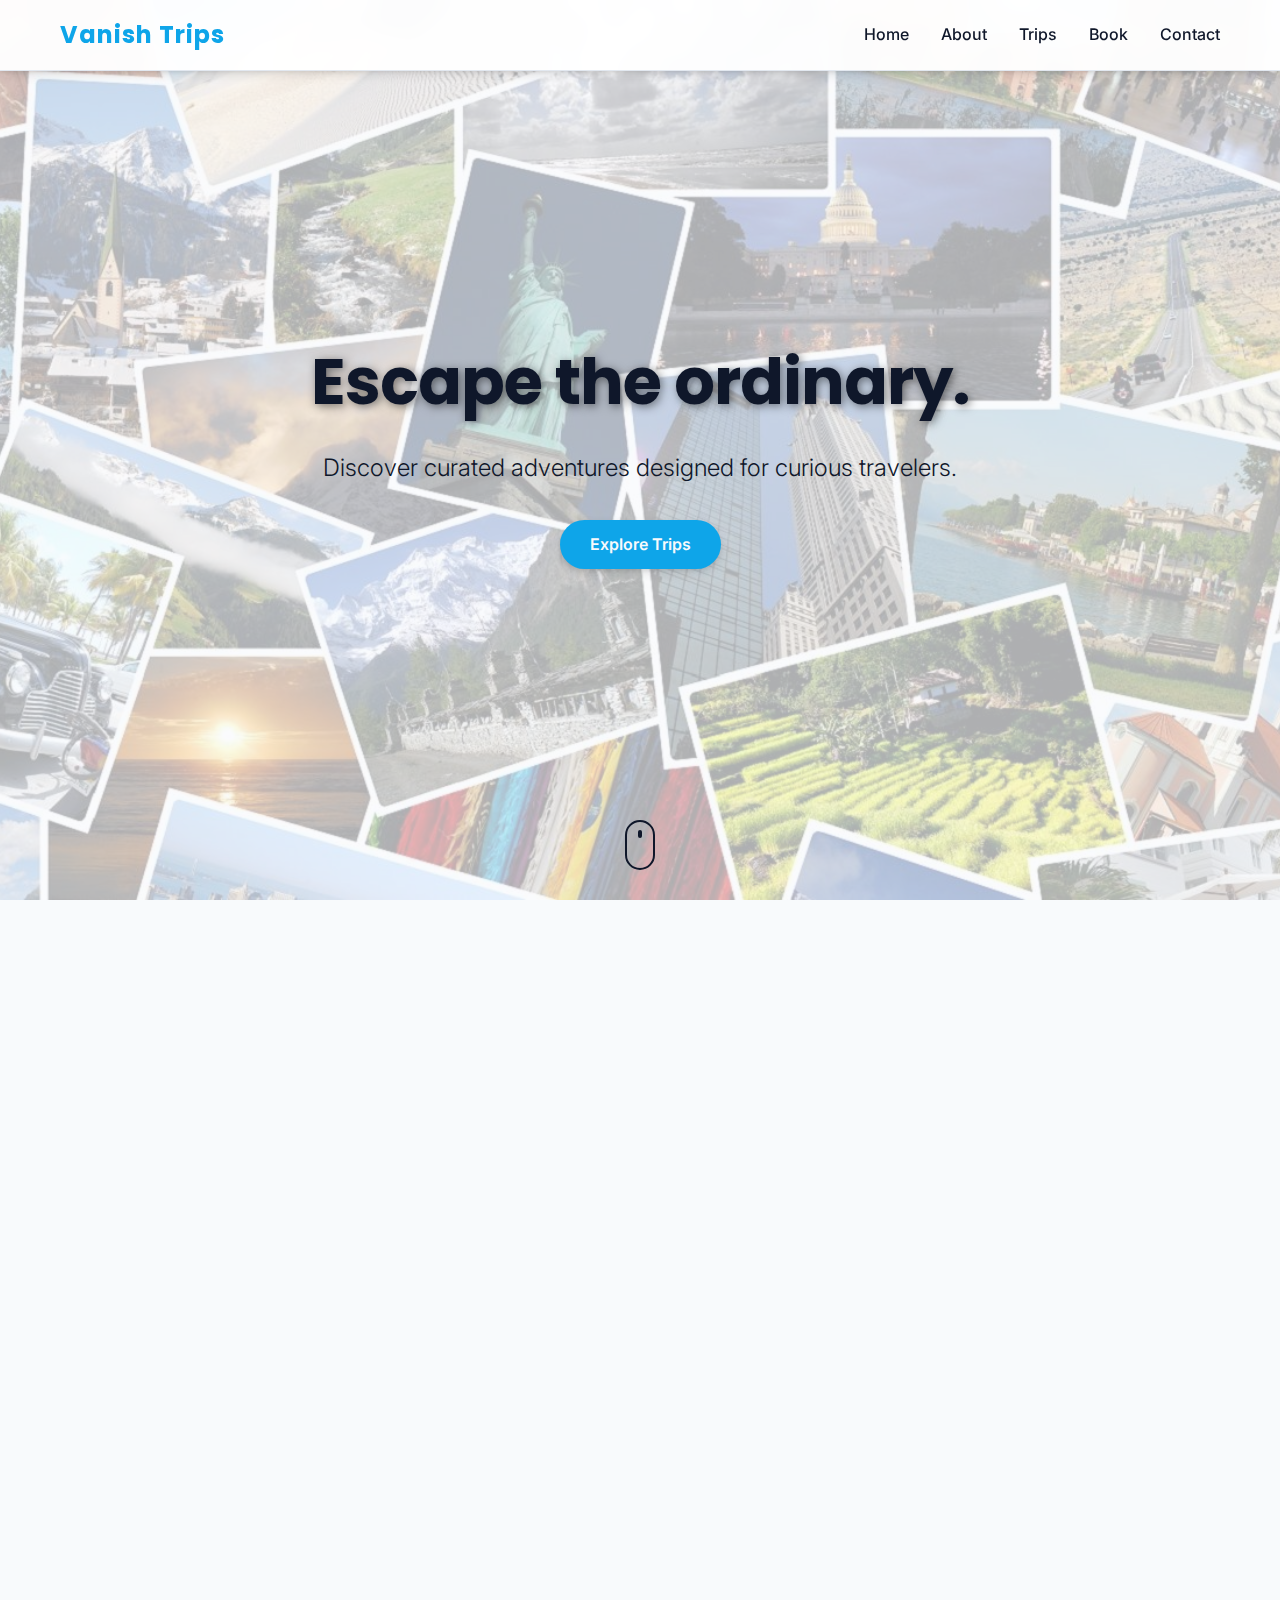
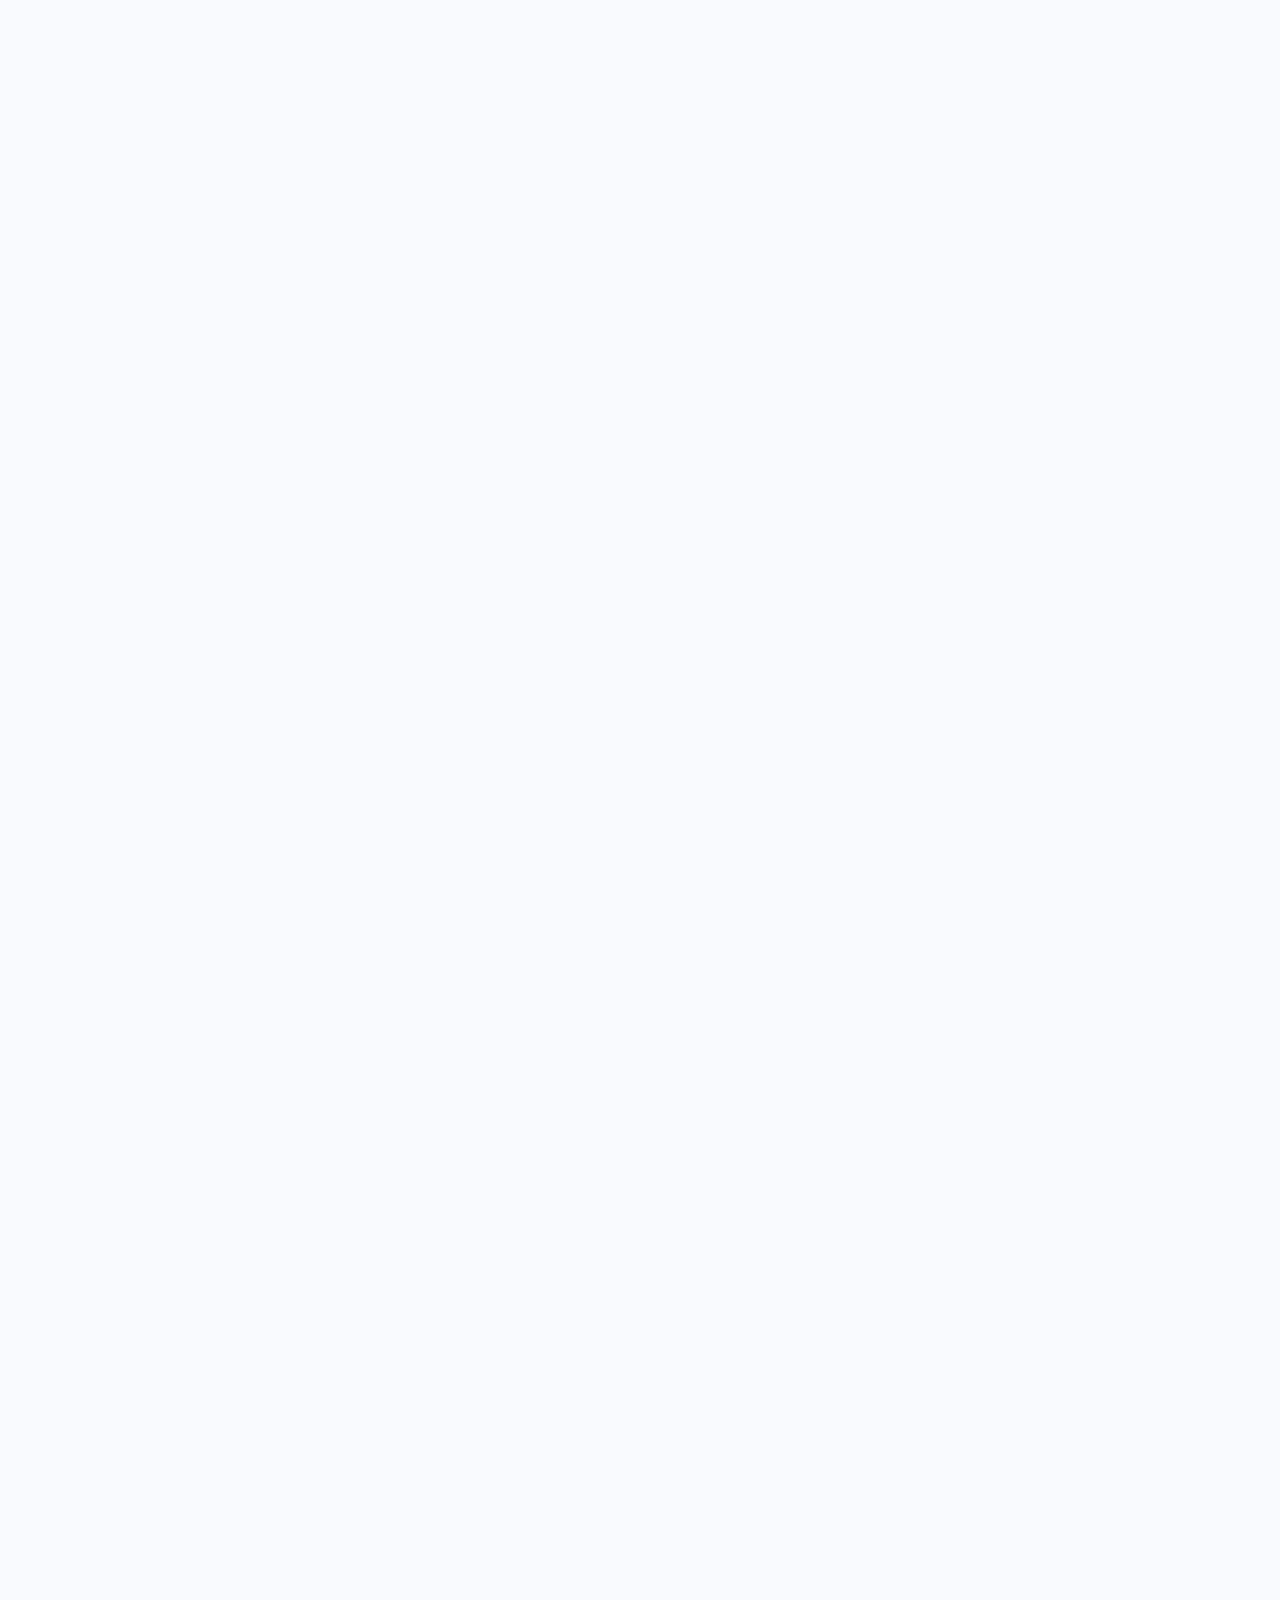
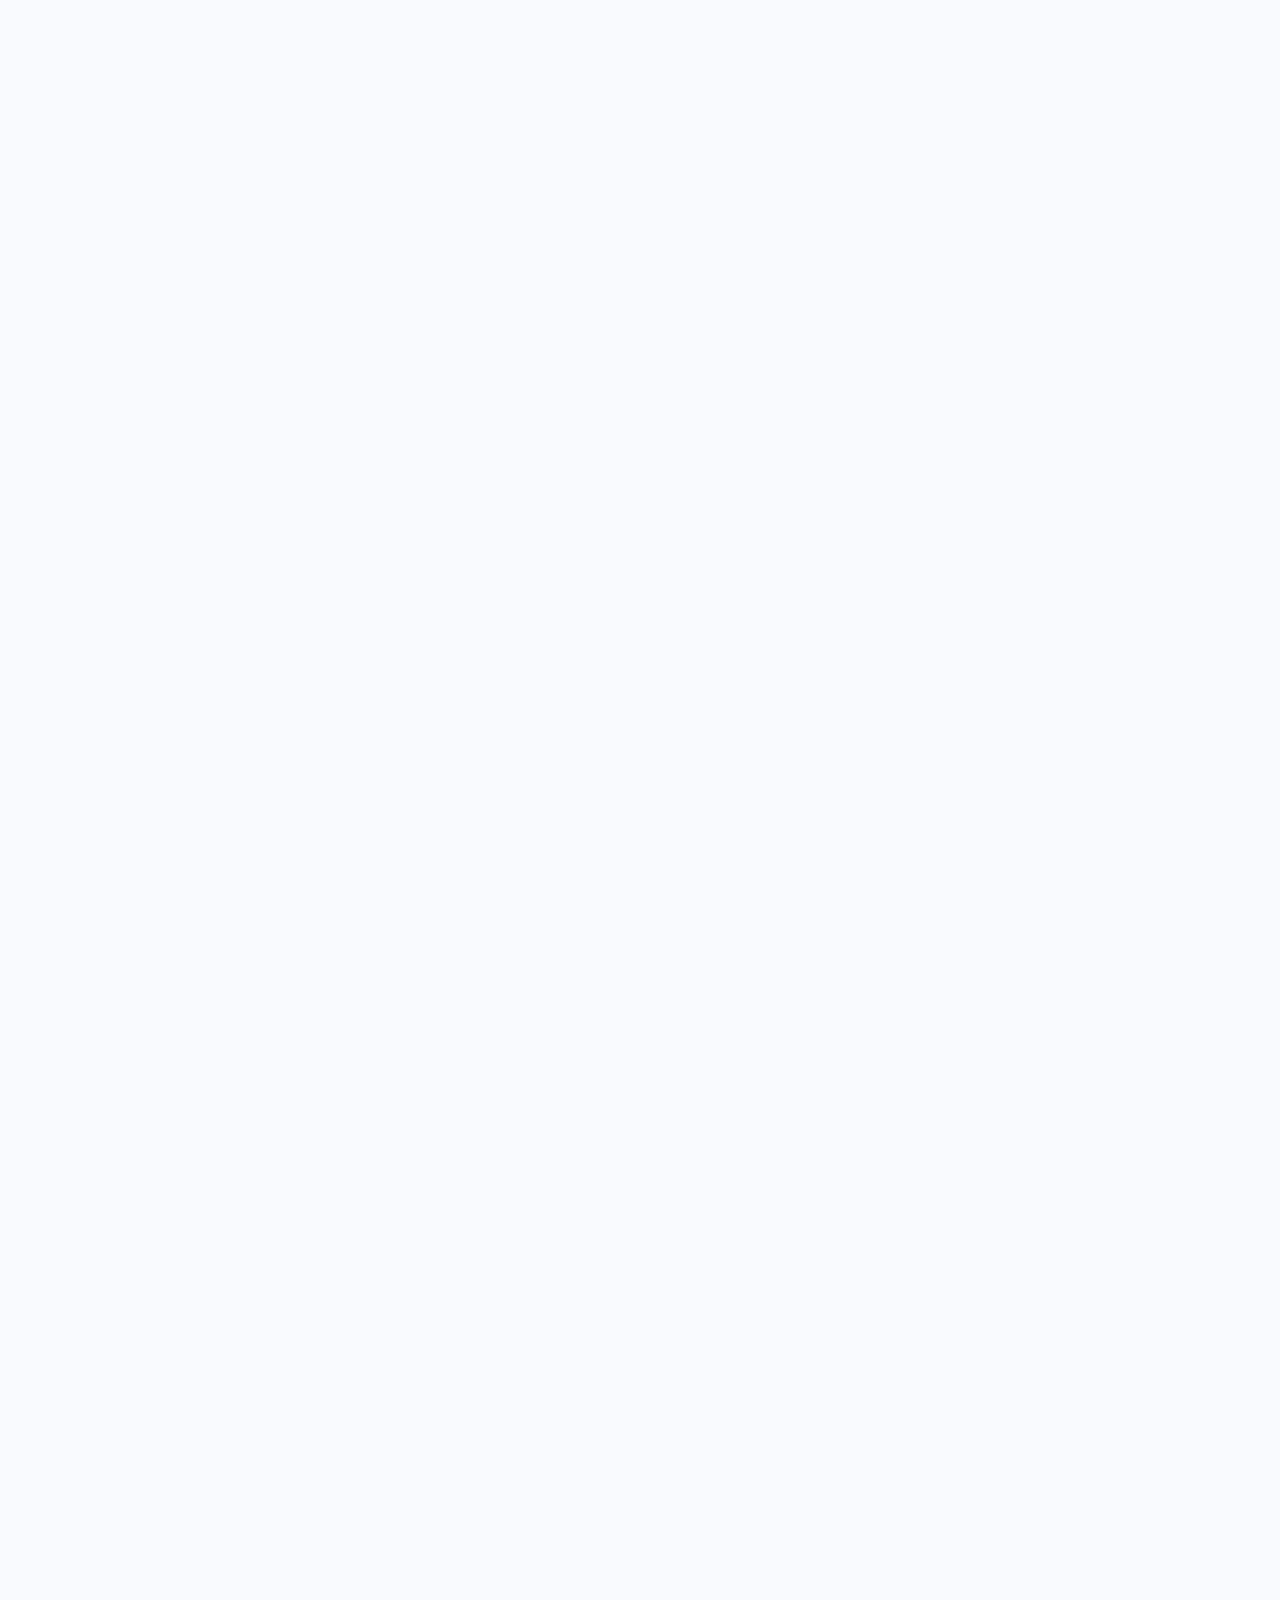
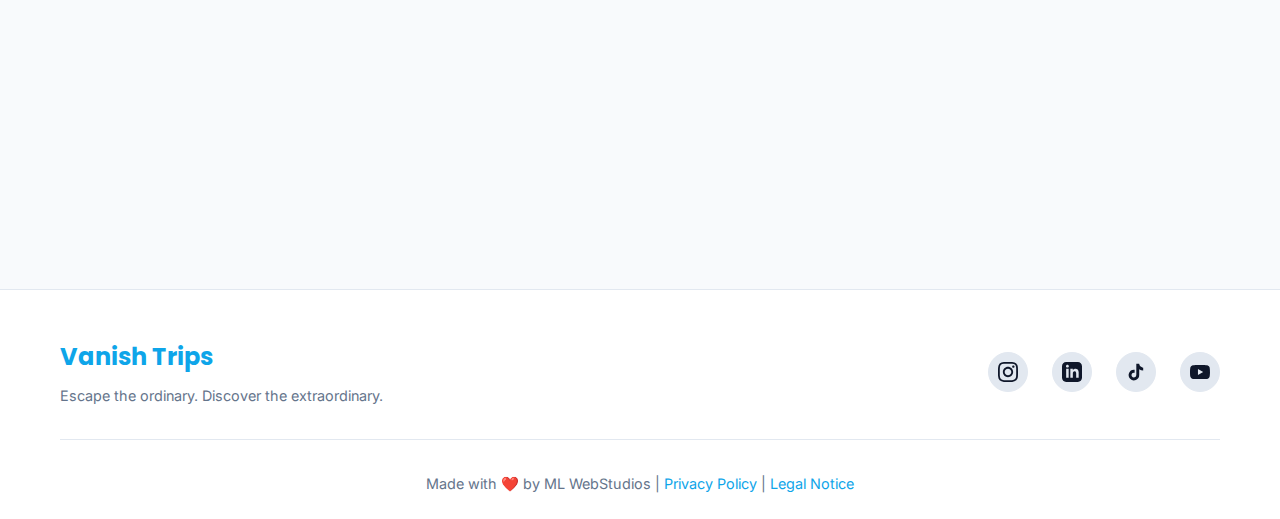
<file: index.html>
<!DOCTYPE html>
<html lang="en">
<head>
    <!-- Google tag (gtag.js) -->
<script async src="https://www.googletagmanager.com/gtag/js?id=G-01SXPLVG9W"></script>
<script>
  window.dataLayer = window.dataLayer || [];
  function gtag(){dataLayer.push(arguments);}
  gtag('js', new Date());

  gtag('config', 'G-01SXPLVG9W');
</script>
    <meta charset="UTF-8">
    <meta name="viewport" content="width=device-width, initial-scale=1.0">
    <title>Vanish Trips - Escape the Ordinary</title>
    <link rel="stylesheet" href="styles.css">
    <link rel="preconnect" href="https://fonts.googleapis.com">
    <link rel="preconnect" href="https://fonts.gstatic.com" crossorigin>
    <link href="https://fonts.googleapis.com/css2?family=Inter:wght@300;400;500;600;700&family=Poppins:wght@300;400;500;600;700&display=swap" rel="stylesheet">
</head>
<body>
    <!-- Navigation -->
    <nav class="navbar">
        <div class="container">
            <div class="nav-brand">Vanish Trips</div>
            <ul class="nav-menu">
                <li><a href="#hero" class="nav-link">Home</a></li>
                <li><a href="#about" class="nav-link">About</a></li>
                <li><a href="#trips" class="nav-link">Trips</a></li>
                <li><a href="#booking" class="nav-link">Book</a></li>
                <li><a href="#contact" class="nav-link">Contact</a></li>
            </ul>
            <button class="nav-toggle" aria-label="Toggle navigation">
                <span></span>
                <span></span>
                <span></span>
            </button>
        </div>
    </nav>

    <!-- Hero Section -->
    <section id="hero" class="hero">
        <div class="hero-overlay"></div>
        <div class="hero-content">
            <h1 class="hero-title fade-in">Escape the ordinary.</h1>
            <p class="hero-subtitle fade-in">Discover curated adventures designed for curious travelers.</p>
            <a href="#trips" class="btn btn-primary fade-in">Explore Trips</a>
        </div>
        <div class="scroll-indicator">
            <div class="mouse"></div>
        </div>
    </section>

    <!-- About Section -->
    <section id="about" class="about">
        <div class="container">
            <h2 class="section-title">Who We Are</h2>
            <div class="about-content">
                <div class="about-text">
                    <p class="lead">At Vanish Trips, we believe that true travel is about more than just visiting places—it's about disappearing into experiences that transform you.</p>
                    <p>We curate extraordinary journeys for those who seek the road less traveled. Our team of adventure specialists handpicks destinations and crafts itineraries that blend luxury with authenticity, mystery with discovery.</p>
                    <p>Whether you're chasing the Northern Lights in Iceland, exploring ancient temples in Cambodia, or diving into the vibrant culture of Morocco, we design each trip to be unforgettable. We don't just book your travel—we craft your escape.</p>
                    <p class="mystery-text">Join us, and vanish into the extraordinary.</p>
                </div>
            </div>
        </div>
    </section>

    <!-- Featured Trips Section -->
    <section id="trips" class="trips">
        <div class="container">
            <h2 class="section-title">Featured Trips</h2>
            <p class="section-subtitle">Handpicked adventures for the curious traveler</p>
            <div class="trips-grid">
                <div class="trip-card">
                    <div class="trip-image">
                        <img src="assets/bali/bali.jpg" alt="Bali Escape">
                    </div>
                    <div class="trip-content">
                        <h3 class="trip-title">Bali Escape</h3>
                        <p class="trip-description">Immerse yourself in the island of gods. From pristine beaches to ancient temples, experience the perfect blend of relaxation and culture.</p>
                        <div class="trip-price">From $1,299</div>
                        <button class="btn btn-secondary" data-trip="Bali Escape">Book Now</button>
                    </div>
                </div>

                <div class="trip-card">
                    <div class="trip-image">
                        <img src="assets/tokyo/tokyo.jpg" alt="Tokyo Nights">
                    </div>
                    <div class="trip-content">
                        <h3 class="trip-title">Tokyo Nights</h3>
                        <p class="trip-description">Dive into the neon-lit streets of Tokyo. Discover hidden izakayas, traditional gardens, and the cutting-edge culture of Japan's capital.</p>
                        <div class="trip-price">From $2,199</div>
                        <button class="btn btn-secondary" data-trip="Tokyo Nights">Book Now</button>
                    </div>
                </div>

                <div class="trip-card">
                    <div class="trip-image">
                        <img src="assets/swiss-alps/swiss-alps.jpg" alt="Swiss Alps Adventure">
                    </div>
                    <div class="trip-content">
                        <h3 class="trip-title">Swiss Alps Adventure</h3>
                        <p class="trip-description">Breathe in the crisp mountain air. Hike through alpine meadows, stay in charming chalets, and witness nature's grandeur.</p>
                        <div class="trip-price">From $1,899</div>
                        <button class="btn btn-secondary" data-trip="Swiss Alps Adventure">Book Now</button>
                    </div>
                </div>

                <div class="trip-card">
                    <div class="trip-image">
                        <img src="assets/iceland/iceland.jpg" alt="Iceland Northern Lights">
                    </div>
                    <div class="trip-content">
                        <h3 class="trip-title">Iceland Northern Lights</h3>
                        <p class="trip-description">Chase the aurora borealis across Iceland's dramatic landscapes. Geysers, glaciers, and the dance of lights await.</p>
                        <div class="trip-price">From $2,499</div>
                        <button class="btn btn-secondary" data-trip="Iceland Northern Lights">Book Now</button>
                    </div>
                </div>

                <div class="trip-card">
                    <div class="trip-image">
                        <img src="assets/morocco/morocco.jpg" alt="Morocco Discovery">
                    </div>
                    <div class="trip-content">
                        <h3 class="trip-title">Morocco Discovery</h3>
                        <p class="trip-description">Wander through bustling souks, sleep under the stars in the Sahara, and explore the architectural wonders of Marrakech and Fez.</p>
                        <div class="trip-price">From $1,599</div>
                        <button class="btn btn-secondary" data-trip="Morocco Discovery">Book Now</button>
                    </div>
                </div>

                <div class="trip-card">
                    <div class="trip-image">
                        <img src="assets/cambodia/cambodia.jpg" alt="Cambodia Temples">
                    </div>
                    <div class="trip-content">
                        <h3 class="trip-title">Cambodia Temples</h3>
                        <p class="trip-description">Uncover the mysteries of Angkor Wat at sunrise. Explore ancient ruins, floating villages, and the rich history of Southeast Asia.</p>
                        <div class="trip-price">From $1,399</div>
                        <button class="btn btn-secondary" data-trip="Cambodia Temples">Book Now</button>
                    </div>
                </div>
            </div>
        </div>
    </section>

    <!-- Booking Section -->
    <section id="booking" class="booking">
        <div class="container">
            <h2 class="section-title">Book Your Adventure</h2>
            <p class="section-subtitle">Tell us about your dream journey, and we'll make it happen</p>
            <form id="booking-form" class="booking-form" action="https://formspree.io/f/xjkjrpwo" method="POST">
                <input type="hidden" name="_subject" value="New Booking Request from Vanish Trips">
                <input type="hidden" name="_form_type" value="booking">
                <div class="form-row">
                    <div class="form-group">
                        <label for="full-name">Full Name *</label>
                        <input type="text" id="full-name" name="full-name" required>
                    </div>
                    <div class="form-group">
                        <label for="email">Email *</label>
                        <input type="email" id="email" name="email" required>
                    </div>
                </div>
                <div class="form-row">
                    <div class="form-group">
                        <label for="destination">Destination *</label>
                        <select id="destination" name="destination" required>
                            <option value="">Select a destination</option>
                            <option value="Bali Escape">Bali Escape</option>
                            <option value="Tokyo Nights">Tokyo Nights</option>
                            <option value="Swiss Alps Adventure">Swiss Alps Adventure</option>
                            <option value="Iceland Northern Lights">Iceland Northern Lights</option>
                            <option value="Morocco Discovery">Morocco Discovery</option>
                            <option value="Cambodia Temples">Cambodia Temples</option>
                        </select>
                    </div>
                    <div class="form-group">
                        <label for="travel-dates">Travel Dates *</label>
                        <input type="date" id="travel-dates" name="travel-dates" required>
                    </div>
                </div>
                <div class="form-row">
                    <div class="form-group">
                        <label for="travelers">Number of Travelers *</label>
                        <input type="number" id="travelers" name="travelers" min="1" max="20" required>
                    </div>
                </div>
                <div class="form-group">
                    <label for="message">Message</label>
                    <textarea id="message" name="message" rows="5" placeholder="Tell us about your travel preferences, special requests, or any questions..."></textarea>
                </div>
                <button type="submit" class="btn btn-primary btn-large">Send Booking Request</button>
            </form>
        </div>
    </section>

    <!-- Contact Section -->
    <section id="contact" class="contact">
        <div class="container">
            <h2 class="section-title">Get in Touch</h2>
            <p class="section-subtitle">We're here to help you plan your next adventure</p>
            <div class="contact-wrapper">
                <form id="contact-form" class="contact-form" action="https://formspree.io/f/xjkjrpwo" method="POST">
                    <input type="hidden" name="_subject" value="New Contact Message from Vanish Trips">
                    <input type="hidden" name="_form_type" value="contact">
                    <div class="form-group">
                        <label for="contact-name">Name *</label>
                        <input type="text" id="contact-name" name="contact-name" required>
                    </div>
                    <div class="form-group">
                        <label for="contact-email">Email *</label>
                        <input type="email" id="contact-email" name="contact-email" required>
                    </div>
                    <div class="form-group">
                        <label for="subject">Subject *</label>
                        <input type="text" id="subject" name="subject" required>
                    </div>
                    <div class="form-group">
                        <label for="contact-message">Message *</label>
                        <textarea id="contact-message" name="contact-message" rows="6" required></textarea>
                    </div>
                    <button type="submit" class="btn btn-primary btn-large">Send Message</button>
                </form>
                <div class="contact-info">
                    <div class="contact-item">
                        <h3>Phone</h3>
                        <p>1-800-VANISH-TRIPS</p>
                    </div>
                    <div class="contact-item">
                        <h3>Email</h3>
                        <p>hello@vanishtrips.com</p>
                    </div>
                    <div class="contact-item">
                        <h3>Address</h3>
                        <p>Adventure Street 306<br>Florida<br>United States</p>
                    </div>
                </div>
            </div>
        </div>
    </section>

    <!-- Footer -->
    <footer class="footer">
        <div class="container">
            <div class="footer-content">
                <div class="footer-brand">
                    <h3>Vanish Trips</h3>
                    <p>Escape the ordinary. Discover the extraordinary.</p>
                </div>
                <div class="footer-social">
                    <a href="https://www.instagram.com/themax.rit" target="_blank" rel="noopener noreferrer" class="social-link" aria-label="Instagram">
                        <svg width="24" height="24" viewBox="0 0 24 24" fill="currentColor"><path d="M12 2.163c3.204 0 3.584.012 4.85.07 3.252.148 4.771 1.691 4.919 4.919.058 1.265.069 1.645.069 4.849 0 3.205-.012 3.584-.069 4.849-.149 3.225-1.664 4.771-4.919 4.919-1.266.058-1.644.07-4.85.07-3.204 0-3.584-.012-4.849-.07-3.26-.149-4.771-1.699-4.919-4.92-.058-1.265-.07-1.644-.07-4.849 0-3.204.013-3.583.07-4.849.149-3.227 1.664-4.771 4.919-4.919 1.266-.057 1.645-.069 4.849-.069zm0-2.163c-3.259 0-3.667.014-4.947.072-4.358.2-6.78 2.618-6.98 6.98-.059 1.281-.073 1.689-.073 4.948 0 3.259.014 3.668.072 4.948.2 4.358 2.618 6.78 6.98 6.98 1.281.058 1.689.072 4.948.072 3.259 0 3.668-.014 4.948-.072 4.354-.2 6.782-2.618 6.979-6.98.059-1.28.073-1.689.073-4.948 0-3.259-.014-3.667-.072-4.947-.196-4.354-2.617-6.78-6.979-6.98-1.281-.059-1.69-.073-4.949-.073zm0 5.838c-3.403 0-6.162 2.759-6.162 6.162s2.759 6.163 6.162 6.163 6.162-2.759 6.162-6.163c0-3.403-2.759-6.162-6.162-6.162zm0 10.162c-2.209 0-4-1.79-4-4 0-2.209 1.791-4 4-4s4 1.791 4 4c0 2.21-1.791 4-4 4zm6.406-11.845c-.796 0-1.441.645-1.441 1.44s.645 1.44 1.441 1.44c.795 0 1.439-.645 1.439-1.44s-.644-1.44-1.439-1.44z"/></svg>
                    </a>
                    <a href="https://www.linkedin.com/feed/" target="_blank" rel="noopener noreferrer" class="social-link" aria-label="LinkedIn">
                        <svg width="24" height="24" viewBox="0 0 24 24" fill="currentColor"><path d="M19 0h-14c-2.761 0-5 2.239-5 5v14c0 2.761 2.239 5 5 5h14c2.762 0 5-2.239 5-5v-14c0-2.761-2.238-5-5-5zm-11 19h-3v-11h3v11zm-1.5-12.268c-.966 0-1.75-.79-1.75-1.764s.784-1.764 1.75-1.764 1.75.79 1.75 1.764-.783 1.764-1.75 1.764zm13.5 12.268h-3v-5.604c0-3.368-4-3.113-4 0v5.604h-3v-11h3v1.765c1.396-2.586 7-2.777 7 2.476v6.759z"/></svg>
                    </a>
                    <a href="https://www.tiktok.com/@mr..y.274" target="_blank" rel="noopener noreferrer" class="social-link" aria-label="TikTok">
                        <svg width="24" height="24" viewBox="0 0 24 24" fill="currentColor"><path d="M19.59 6.69a4.83 4.83 0 0 1-3.77-4.25V2h-3.45v13.67a2.89 2.89 0 0 1-5.2 1.74 2.89 2.89 0 0 1 2.31-4.64 2.93 2.93 0 0 1 .88.13V9.4a6.84 6.84 0 0 0-1-.05A6.33 6.33 0 0 0 5 20.1a6.34 6.34 0 0 0 10.86-4.43v-7a8.16 8.16 0 0 0 4.77 1.52v-3.4a4.85 4.85 0 0 1-1-.1z"/></svg>
                    </a>
                    <a href="https://www.youtube.com/@TheMrY274" target="_blank" rel="noopener noreferrer" class="social-link" aria-label="YouTube">
                        <svg width="24" height="24" viewBox="0 0 24 24" fill="currentColor"><path d="M23.498 6.186a3.016 3.016 0 0 0-2.122-2.136C19.505 3.545 12 3.545 12 3.545s-7.505 0-9.377.505A3.017 3.017 0 0 0 .502 6.186C0 8.07 0 12 0 12s0 3.93.502 5.814a3.016 3.016 0 0 0 2.122 2.136c1.871.505 9.376.505 9.376.505s7.505 0 9.377-.505a3.015 3.015 0 0 0 2.122-2.136C24 15.93 24 12 24 12s0-3.93-.502-5.814zM9.545 15.568V8.432L15.818 12l-6.273 3.568z"/></svg>
                    </a>
                </div>
            </div>
            <div class="footer-bottom">
                <p>Made with ❤️ by ML WebStudios | <a href="privacy.html" class="footer-link">Privacy Policy</a> | <a href="legal.html" class="footer-link">Legal Notice</a></p>
            </div>
        </div>
    </footer>

    <!-- Booking Confirmation Modal -->
    <div id="booking-modal" class="modal">
        <div class="modal-content">
            <span class="modal-close">&times;</span>
            <div class="modal-body">
                <h2>Booking Request Received!</h2>
                <p>Thank you for your interest in Vanish Trips. We've received your booking request and will contact you within 24 hours to confirm your adventure.</p>
                <p class="modal-destination"></p>
                <button class="btn btn-primary" onclick="closeModal()">Close</button>
            </div>
        </div>
    </div>

    <!-- Contact Confirmation Modal -->
    <div id="contact-modal" class="modal">
        <div class="modal-content">
            <span class="modal-close">&times;</span>
            <div class="modal-body">
                <h2>Message Sent!</h2>
                <p>Thank you for reaching out. We'll get back to you as soon as possible.</p>
                <button class="btn btn-primary" onclick="closeContactModal()">Close</button>
            </div>
        </div>
    </div>

    <script src="script.js"></script>
</body>
</html>
</file>
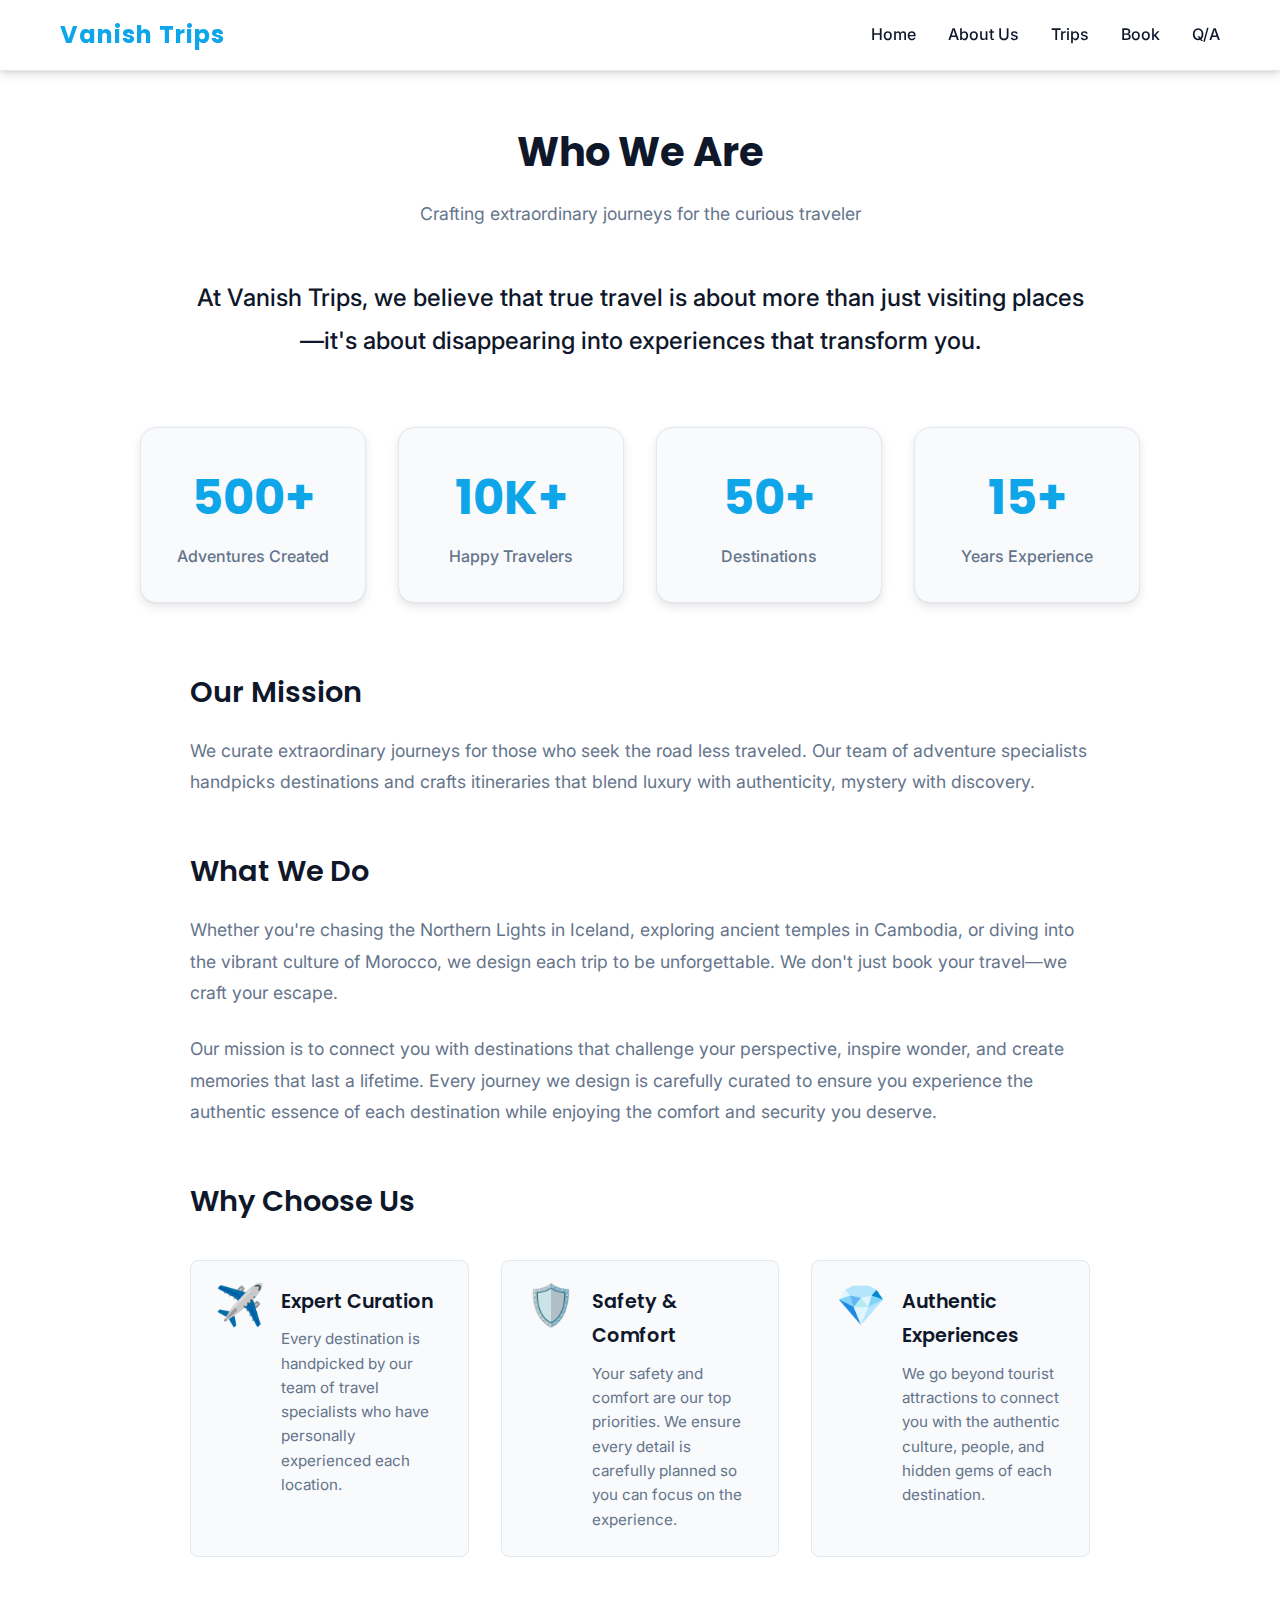
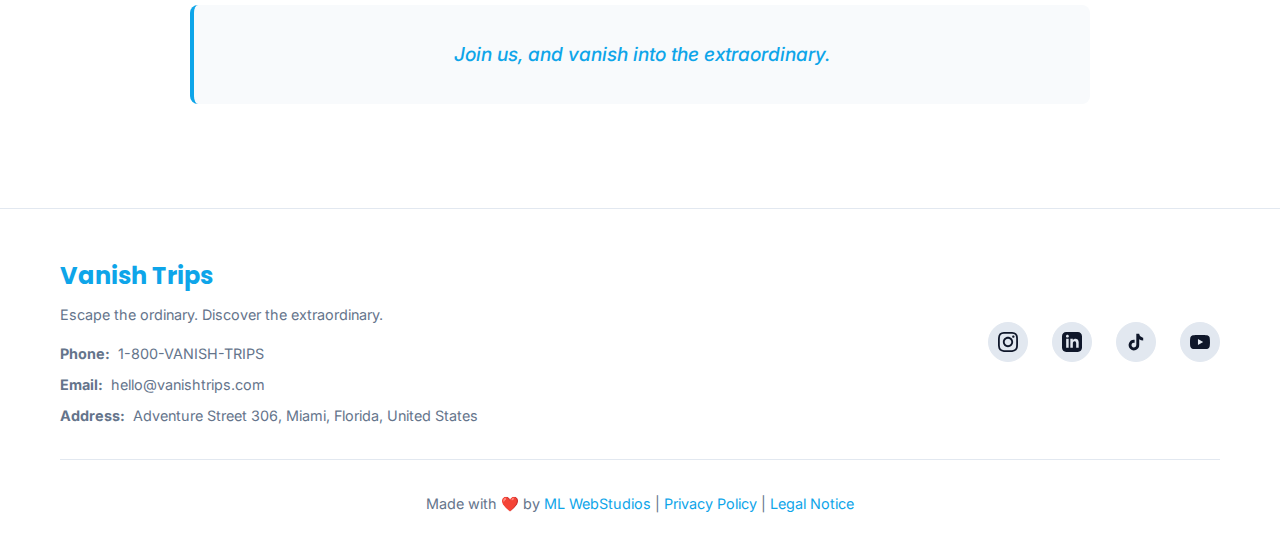
<file: about.html>
<!DOCTYPE html>
<html lang="en">
<head>
    <!-- Google tag (gtag.js) -->
<script async src="https://www.googletagmanager.com/gtag/js?id=G-01SXPLVG9W"></script>
<script>
  window.dataLayer = window.dataLayer || [];
  function gtag(){dataLayer.push(arguments);}
  gtag('js', new Date());

  gtag('config', 'G-01SXPLVG9W');
</script>
    <meta charset="UTF-8">
    <meta name="viewport" content="width=device-width, initial-scale=1.0">
    <title>About Us - Vanish Trips</title>
    <link rel="stylesheet" href="styles.css">
    <link rel="preconnect" href="https://fonts.googleapis.com">
    <link rel="preconnect" href="https://fonts.gstatic.com" crossorigin>
    <link href="https://fonts.googleapis.com/css2?family=Inter:wght@300;400;500;600;700&family=Poppins:wght@300;400;500;600;700&display=swap" rel="stylesheet">
</head>
<body>
    <!-- Navigation -->
    <nav class="navbar">
        <div class="container">
            <div class="nav-brand">Vanish Trips</div>
            <ul class="nav-menu">
                <li><a href="index.html#hero" class="nav-link">Home</a></li>
                <li><a href="about.html" class="nav-link">About Us</a></li>
                <li><a href="index.html#trips" class="nav-link">Trips</a></li>
                <li><a href="index.html#booking" class="nav-link">Book</a></li>
                <li><a href="faq.html" class="nav-link">Q/A</a></li>
            </ul>
            <button class="nav-toggle" aria-label="Toggle navigation">
                <span></span>
                <span></span>
                <span></span>
            </button>
        </div>
    </nav>

    <!-- About Section -->
    <section id="about" class="about" style="padding-top: 120px;">
        <div class="container">
            <h2 class="section-title">Who We Are</h2>
            <p class="section-subtitle">Crafting extraordinary journeys for the curious traveler</p>
            
            <div class="about-hero">
                <div class="about-hero-content">
                    <p class="lead">At Vanish Trips, we believe that true travel is about more than just visiting places—it's about disappearing into experiences that transform you.</p>
                </div>
            </div>

            <div class="about-stats">
                <div class="stat-card">
                    <div class="stat-number">500+</div>
                    <div class="stat-label">Adventures Created</div>
                </div>
                <div class="stat-card">
                    <div class="stat-number">10K+</div>
                    <div class="stat-label">Happy Travelers</div>
                </div>
                <div class="stat-card">
                    <div class="stat-number">50+</div>
                    <div class="stat-label">Destinations</div>
                </div>
                <div class="stat-card">
                    <div class="stat-number">15+</div>
                    <div class="stat-label">Years Experience</div>
                </div>
            </div>

            <div class="about-content">
                <div class="about-text">
                    <h3 class="about-heading">Our Mission</h3>
                    <p>We curate extraordinary journeys for those who seek the road less traveled. Our team of adventure specialists handpicks destinations and crafts itineraries that blend luxury with authenticity, mystery with discovery.</p>
                    
                    <h3 class="about-heading">What We Do</h3>
                    <p>Whether you're chasing the Northern Lights in Iceland, exploring ancient temples in Cambodia, or diving into the vibrant culture of Morocco, we design each trip to be unforgettable. We don't just book your travel—we craft your escape.</p>
                    
                    <p>Our mission is to connect you with destinations that challenge your perspective, inspire wonder, and create memories that last a lifetime. Every journey we design is carefully curated to ensure you experience the authentic essence of each destination while enjoying the comfort and security you deserve.</p>
                    
                    <h3 class="about-heading">Why Choose Us</h3>
                    <div class="about-features">
                        <div class="about-feature">
                            <div class="feature-icon">✈️</div>
                            <div class="feature-content">
                                <h4>Expert Curation</h4>
                                <p>Every destination is handpicked by our team of travel specialists who have personally experienced each location.</p>
                            </div>
                        </div>
                        <div class="about-feature">
                            <div class="feature-icon">🛡️</div>
                            <div class="feature-content">
                                <h4>Safety & Comfort</h4>
                                <p>Your safety and comfort are our top priorities. We ensure every detail is carefully planned so you can focus on the experience.</p>
                            </div>
                        </div>
                        <div class="about-feature">
                            <div class="feature-icon">💎</div>
                            <div class="feature-content">
                                <h4>Authentic Experiences</h4>
                                <p>We go beyond tourist attractions to connect you with the authentic culture, people, and hidden gems of each destination.</p>
                            </div>
                        </div>
                    </div>
                    
                    <p class="mystery-text">Join us, and vanish into the extraordinary.</p>
                </div>
            </div>
        </div>
    </section>

    <!-- Footer -->
    <footer class="footer">
        <div class="container">
            <div class="footer-content">
                <div class="footer-brand">
                    <h3>Vanish Trips</h3>
                    <p>Escape the ordinary. Discover the extraordinary.</p>
                    <div class="footer-contact">
                        <div class="footer-contact-item">
                            <strong>Phone:</strong> <a href="tel:1-800-VANISH-TRIPS">1-800-VANISH-TRIPS</a>
                        </div>
                        <div class="footer-contact-item">
                            <strong>Email:</strong> <a href="mailto:hello@vanishtrips.com">hello@vanishtrips.com</a>
                        </div>
                        <div class="footer-contact-item">
                            <strong>Address:</strong> Adventure Street 306, Miami, Florida, United States
                        </div>
                    </div>
                </div>
                <div class="footer-social">
                    <a href="https://www.instagram.com/themax.rit" target="_blank" rel="noopener noreferrer" class="social-link" aria-label="Instagram">
                        <svg width="24" height="24" viewBox="0 0 24 24" fill="currentColor"><path d="M12 2.163c3.204 0 3.584.012 4.85.07 3.252.148 4.771 1.691 4.919 4.919.058 1.265.069 1.645.069 4.849 0 3.205-.012 3.584-.069 4.849-.149 3.225-1.664 4.771-4.919 4.919-1.266.058-1.644.07-4.85.07-3.204 0-3.584-.012-4.849-.07-3.26-.149-4.771-1.699-4.919-4.92-.058-1.265-.07-1.644-.07-4.849 0-3.204.013-3.583.07-4.849.149-3.227 1.664-4.771 4.919-4.919 1.266-.057 1.645-.069 4.849-.069zm0-2.163c-3.259 0-3.667.014-4.947.072-4.358.2-6.78 2.618-6.98 6.98-.059 1.281-.073 1.689-.073 4.948 0 3.259.014 3.668.072 4.948.2 4.358 2.618 6.78 6.98 6.98 1.281.058 1.689.072 4.948.072 3.259 0 3.668-.014 4.948-.072 4.354-.2 6.782-2.618 6.979-6.98.059-1.28.073-1.689.073-4.948 0-3.259-.014-3.667-.072-4.947-.196-4.354-2.617-6.78-6.979-6.98-1.281-.059-1.69-.073-4.949-.073zm0 5.838c-3.403 0-6.162 2.759-6.162 6.162s2.759 6.163 6.162 6.163 6.162-2.759 6.162-6.163c0-3.403-2.759-6.162-6.162-6.162zm0 10.162c-2.209 0-4-1.79-4-4 0-2.209 1.791-4 4-4s4 1.791 4 4c0 2.21-1.791 4-4 4zm6.406-11.845c-.796 0-1.441.645-1.441 1.44s.645 1.44 1.441 1.44c.795 0 1.439-.645 1.439-1.44s-.644-1.44-1.439-1.44z"/></svg>
                    </a>
                    <a href="https://www.linkedin.com/feed/" target="_blank" rel="noopener noreferrer" class="social-link" aria-label="LinkedIn">
                        <svg width="24" height="24" viewBox="0 0 24 24" fill="currentColor"><path d="M19 0h-14c-2.761 0-5 2.239-5 5v14c0 2.761 2.239 5 5 5h14c2.762 0 5-2.239 5-5v-14c0-2.761-2.238-5-5-5zm-11 19h-3v-11h3v11zm-1.5-12.268c-.966 0-1.75-.79-1.75-1.764s.784-1.764 1.75-1.764 1.75.79 1.75 1.764-.783 1.764-1.75 1.764zm13.5 12.268h-3v-5.604c0-3.368-4-3.113-4 0v5.604h-3v-11h3v1.765c1.396-2.586 7-2.777 7 2.476v6.759z"/></svg>
                    </a>
                    <a href="https://www.tiktok.com/@mr..y.274" target="_blank" rel="noopener noreferrer" class="social-link" aria-label="TikTok">
                        <svg width="24" height="24" viewBox="0 0 24 24" fill="currentColor"><path d="M19.59 6.69a4.83 4.83 0 0 1-3.77-4.25V2h-3.45v13.67a2.89 2.89 0 0 1-5.2 1.74 2.89 2.89 0 0 1 2.31-4.64 2.93 2.93 0 0 1 .88.13V9.4a6.84 6.84 0 0 0-1-.05A6.33 6.33 0 0 0 5 20.1a6.34 6.34 0 0 0 10.86-4.43v-7a8.16 8.16 0 0 0 4.77 1.52v-3.4a4.85 4.85 0 0 1-1-.1z"/></svg>
                    </a>
                    <a href="https://www.youtube.com/@TheMrY274" target="_blank" rel="noopener noreferrer" class="social-link" aria-label="YouTube">
                        <svg width="24" height="24" viewBox="0 0 24 24" fill="currentColor"><path d="M23.498 6.186a3.016 3.016 0 0 0-2.122-2.136C19.505 3.545 12 3.545 12 3.545s-7.505 0-9.377.505A3.017 3.017 0 0 0 .502 6.186C0 8.07 0 12 0 12s0 3.93.502 5.814a3.016 3.016 0 0 0 2.122 2.136c1.871.505 9.376.505 9.376.505s7.505 0 9.377-.505a3.015 3.015 0 0 0 2.122-2.136C24 15.93 24 12 24 12s0-3.93-.502-5.814zM9.545 15.568V8.432L15.818 12l-6.273 3.568z"/></svg>
                    </a>
                </div>
            </div>
            <div class="footer-bottom">
                <p>Made with ❤️ by <a href="https://www.mlwebstudios.de" target="_blank" rel="noopener noreferrer">ML WebStudios</a> | <a href="privacy.html" class="footer-link">Privacy Policy</a> | <a href="legal.html" class="footer-link">Legal Notice</a></p>
            </div>
        </div>
    </footer>

    <script src="script.js"></script>
</body>
</html>
</file>
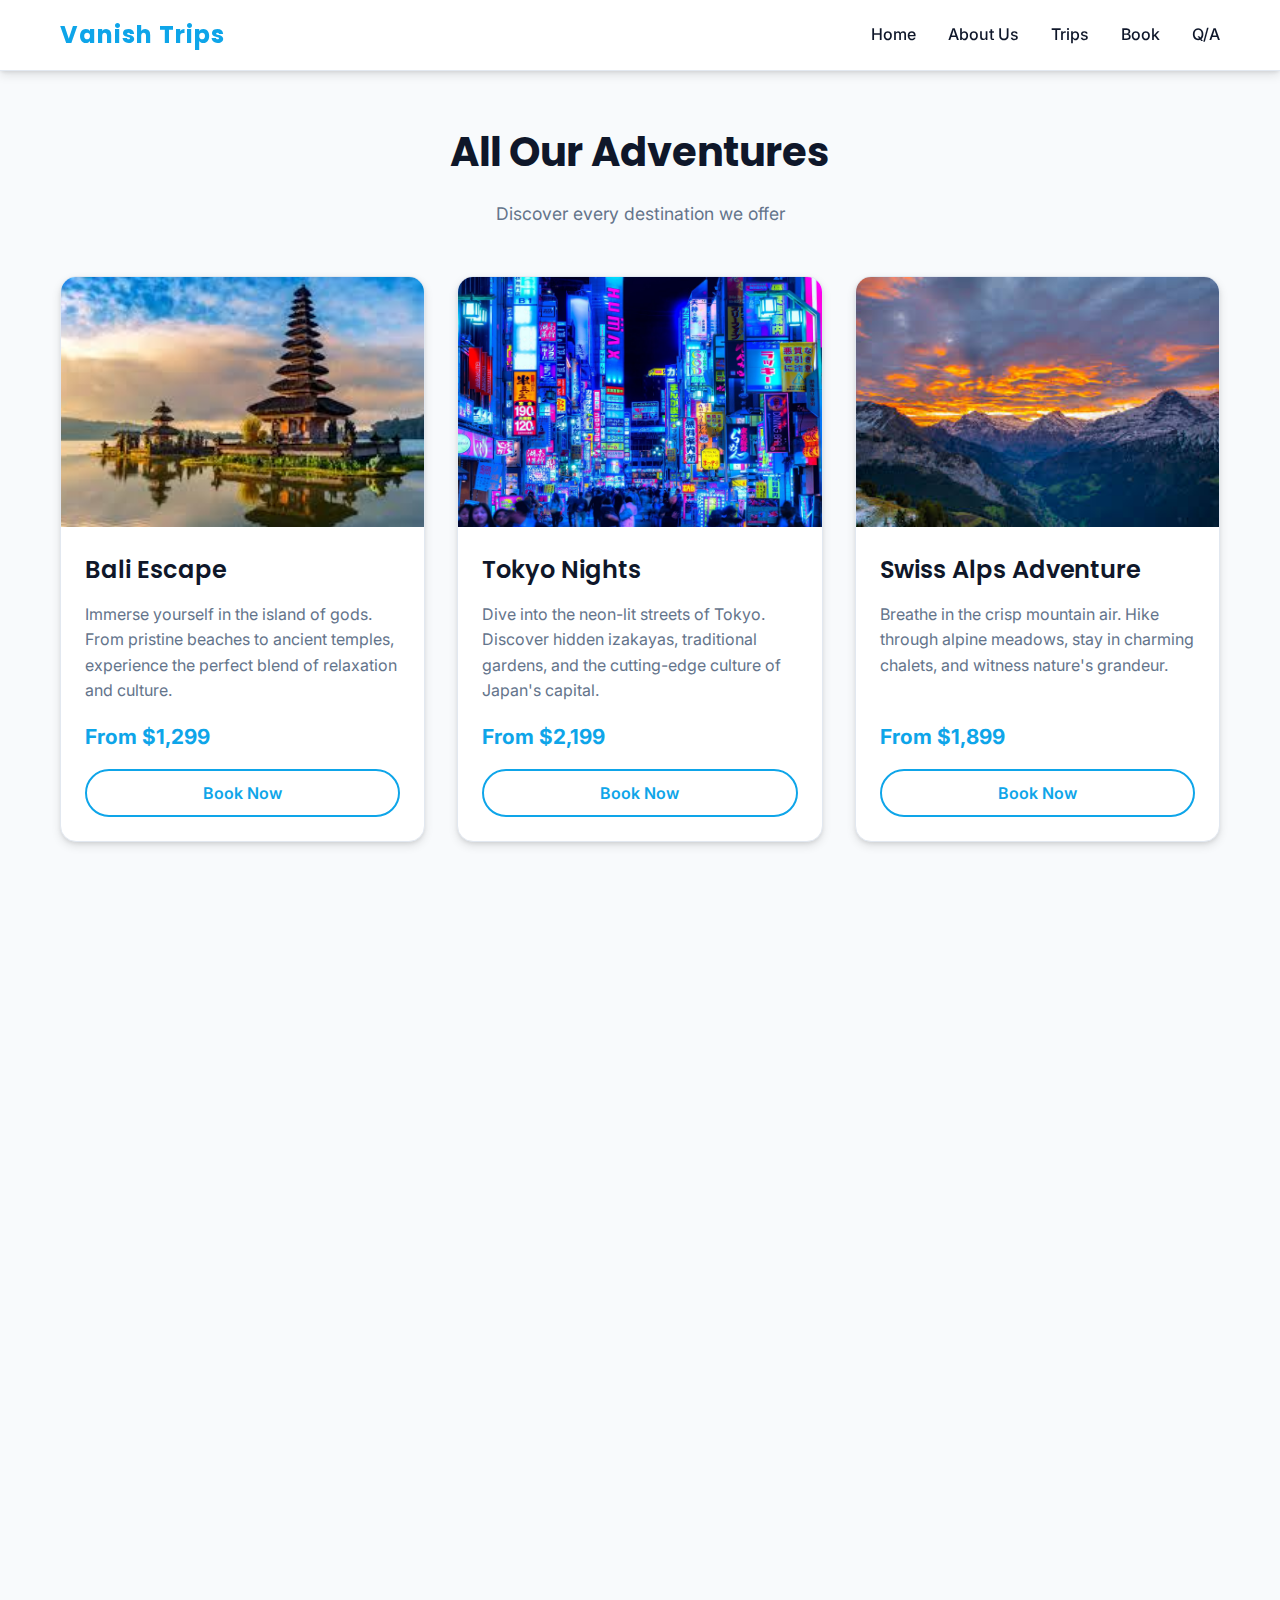
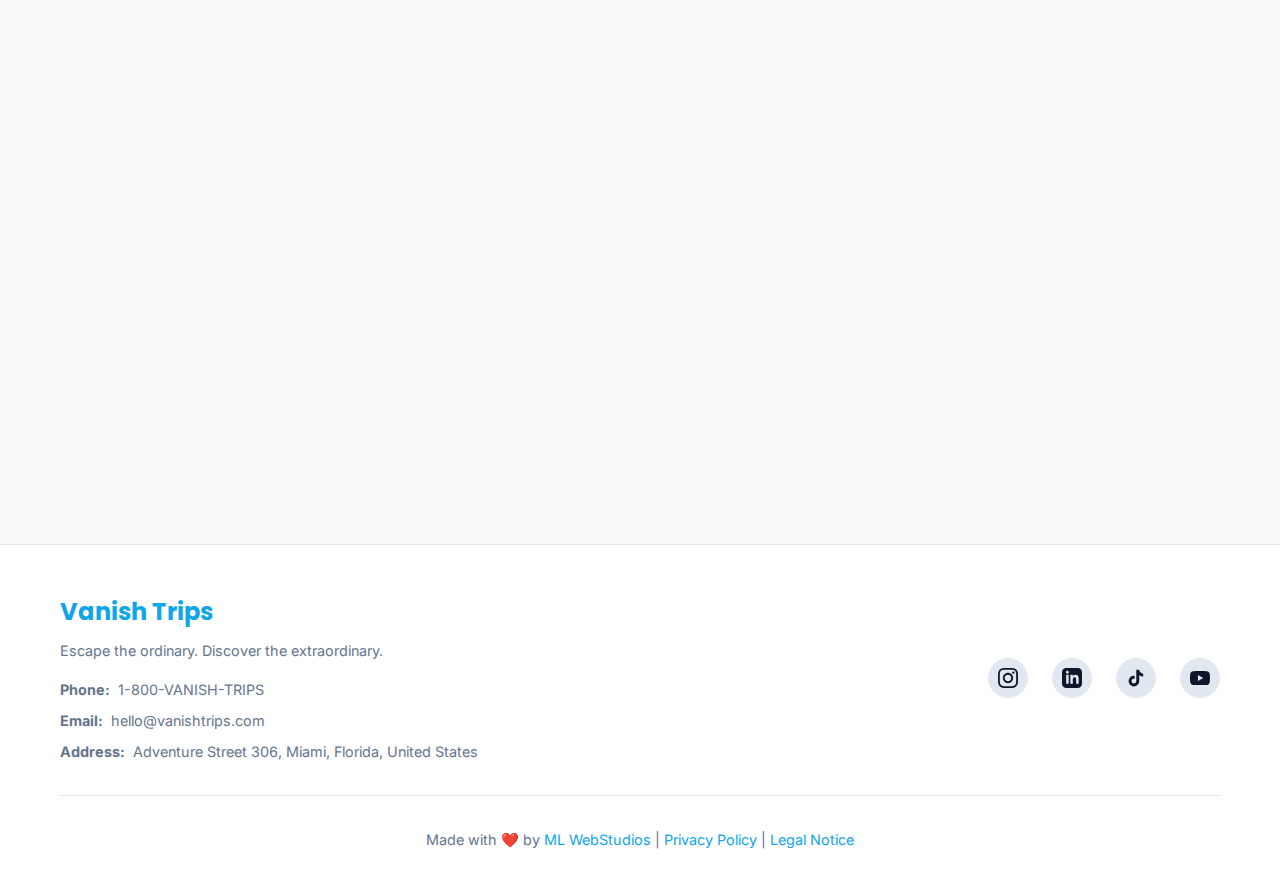
<file: all-trips.html>
<!DOCTYPE html>
<html lang="en">
<head>
    <!-- Google tag (gtag.js) -->
<script async src="https://www.googletagmanager.com/gtag/js?id=G-01SXPLVG9W"></script>
<script>
  window.dataLayer = window.dataLayer || [];
  function gtag(){dataLayer.push(arguments);}
  gtag('js', new Date());

  gtag('config', 'G-01SXPLVG9W');
</script>
    <meta charset="UTF-8">
    <meta name="viewport" content="width=device-width, initial-scale=1.0">
    <title>All Trips - Vanish Trips</title>
    <link rel="stylesheet" href="styles.css">
    <link rel="preconnect" href="https://fonts.googleapis.com">
    <link rel="preconnect" href="https://fonts.gstatic.com" crossorigin>
    <link href="https://fonts.googleapis.com/css2?family=Inter:wght@300;400;500;600;700&family=Poppins:wght@300;400;500;600;700&display=swap" rel="stylesheet">
</head>
<body>
    <!-- Navigation -->
    <nav class="navbar">
        <div class="container">
            <div class="nav-brand">Vanish Trips</div>
            <ul class="nav-menu">
                <li><a href="index.html#hero" class="nav-link">Home</a></li>
                <li><a href="about.html" class="nav-link">About Us</a></li>
                <li><a href="index.html#trips" class="nav-link">Trips</a></li>
                <li><a href="index.html#booking" class="nav-link">Book</a></li>
                <li><a href="faq.html" class="nav-link">Q/A</a></li>
            </ul>
            <button class="nav-toggle" aria-label="Toggle navigation">
                <span></span>
                <span></span>
                <span></span>
            </button>
        </div>
    </nav>

    <!-- All Trips Section -->
    <section id="all-trips" class="trips all-trips" style="padding-top: 120px;">
        <div class="container">
            <h2 class="section-title">All Our Adventures</h2>
            <p class="section-subtitle">Discover every destination we offer</p>
            <div class="trips-grid">
                <!-- Existing Trips -->
                <div class="trip-card">
                    <div class="trip-image">
                        <img src="assets/bali/bali.jpg" alt="Bali Escape">
                    </div>
                    <div class="trip-content">
                        <h3 class="trip-title">Bali Escape</h3>
                        <p class="trip-description">Immerse yourself in the island of gods. From pristine beaches to ancient temples, experience the perfect blend of relaxation and culture.</p>
                        <div class="trip-price">From $1,299</div>
                        <button class="btn btn-secondary" data-trip="Bali Escape">Book Now</button>
                    </div>
                </div>

                <div class="trip-card">
                    <div class="trip-image">
                        <img src="assets/tokyo/tokyo.jpg" alt="Tokyo Nights">
                    </div>
                    <div class="trip-content">
                        <h3 class="trip-title">Tokyo Nights</h3>
                        <p class="trip-description">Dive into the neon-lit streets of Tokyo. Discover hidden izakayas, traditional gardens, and the cutting-edge culture of Japan's capital.</p>
                        <div class="trip-price">From $2,199</div>
                        <button class="btn btn-secondary" data-trip="Tokyo Nights">Book Now</button>
                    </div>
                </div>

                <div class="trip-card">
                    <div class="trip-image">
                        <img src="assets/swiss-alps/swiss-alps.jpg" alt="Swiss Alps Adventure">
                    </div>
                    <div class="trip-content">
                        <h3 class="trip-title">Swiss Alps Adventure</h3>
                        <p class="trip-description">Breathe in the crisp mountain air. Hike through alpine meadows, stay in charming chalets, and witness nature's grandeur.</p>
                        <div class="trip-price">From $1,899</div>
                        <button class="btn btn-secondary" data-trip="Swiss Alps Adventure">Book Now</button>
                    </div>
                </div>

                <div class="trip-card">
                    <div class="trip-image">
                        <img src="assets/iceland/iceland.jpg" alt="Iceland Northern Lights">
                    </div>
                    <div class="trip-content">
                        <h3 class="trip-title">Iceland Northern Lights</h3>
                        <p class="trip-description">Chase the aurora borealis across Iceland's dramatic landscapes. Geysers, glaciers, and the dance of lights await.</p>
                        <div class="trip-price">From $2,499</div>
                        <button class="btn btn-secondary" data-trip="Iceland Northern Lights">Book Now</button>
                    </div>
                </div>

                <div class="trip-card">
                    <div class="trip-image">
                        <img src="assets/morocco/morocco.jpg" alt="Morocco Discovery">
                    </div>
                    <div class="trip-content">
                        <h3 class="trip-title">Morocco Discovery</h3>
                        <p class="trip-description">Wander through bustling souks, sleep under the stars in the Sahara, and explore the architectural wonders of Marrakech and Fez.</p>
                        <div class="trip-price">From $1,599</div>
                        <button class="btn btn-secondary" data-trip="Morocco Discovery">Book Now</button>
                    </div>
                </div>

                <div class="trip-card">
                    <div class="trip-image">
                        <img src="assets/cambodia/cambodia.jpg" alt="Cambodia Temples">
                    </div>
                    <div class="trip-content">
                        <h3 class="trip-title">Cambodia Temples</h3>
                        <p class="trip-description">Uncover the mysteries of Angkor Wat at sunrise. Explore ancient ruins, floating villages, and the rich history of Southeast Asia.</p>
                        <div class="trip-price">From $1,399</div>
                        <button class="btn btn-secondary" data-trip="Cambodia Temples">Book Now</button>
                    </div>
                </div>

                <!-- New Trips -->
                <div class="trip-card">
                    <div class="trip-image">
                        <img src="assets/new-zealand/new-zealand.jpg" alt="New Zealand Adventure" onerror="this.onerror=null; this.src='data:image/svg+xml,%3Csvg xmlns=%22http://www.w3.org/2000/svg%22 width=%22250%22 height=%22250%22%3E%3Crect fill=%22%23141414%22 width=%22250%22 height=%22250%22/%3E%3Ctext fill=%22%23808080%22 font-family=%22sans-serif%22 font-size=%2214%22 x=%2250%25%22 y=%2250%25%22 text-anchor=%22middle%22 dy=%22.3em%22%3EImage Coming Soon%3C/text%3E%3C/svg%3E';">
                    </div>
                    <div class="trip-content">
                        <h3 class="trip-title">New Zealand Adventure</h3>
                        <p class="trip-description">Explore the breathtaking landscapes of Middle Earth. From fjords to glaciers, from Maori culture to adventure sports, experience New Zealand's natural wonders.</p>
                        <div class="trip-price">From $2,799</div>
                        <button class="btn btn-secondary" data-trip="New Zealand Adventure">Book Now</button>
                    </div>
                </div>

                <div class="trip-card">
                    <div class="trip-image">
                        <img src="assets/patagonia/patagonia.jpg" alt="Patagonia Expedition" onerror="this.onerror=null; this.src='data:image/svg+xml,%3Csvg xmlns=%22http://www.w3.org/2000/svg%22 width=%22250%22 height=%22250%22%3E%3Crect fill=%22%23141414%22 width=%22250%22 height=%22250%22/%3E%3Ctext fill=%22%23808080%22 font-family=%22sans-serif%22 font-size=%2214%22 x=%2250%25%22 y=%2250%25%22 text-anchor=%22middle%22 dy=%22.3em%22%3EImage Coming Soon%3C/text%3E%3C/svg%3E';">
                    </div>
                    <div class="trip-content">
                        <h3 class="trip-title">Patagonia Expedition</h3>
                        <p class="trip-description">Journey to the end of the world. Trek through Torres del Paine, witness massive glaciers, and experience the raw beauty of one of Earth's last frontiers.</p>
                        <div class="trip-price">From $3,199</div>
                        <button class="btn btn-secondary" data-trip="Patagonia Expedition">Book Now</button>
                    </div>
                </div>

                <div class="trip-card">
                    <div class="trip-image">
                        <img src="assets/santorini/santorini.jpg" alt="Santorini Sunset" onerror="this.onerror=null; this.src='data:image/svg+xml,%3Csvg xmlns=%22http://www.w3.org/2000/svg%22 width=%22250%22 height=%22250%22%3E%3Crect fill=%22%23141414%22 width=%22250%22 height=%22250%22/%3E%3Ctext fill=%22%23808080%22 font-family=%22sans-serif%22 font-size=%2214%22 x=%2250%25%22 y=%2250%25%22 text-anchor=%22middle%22 dy=%22.3em%22%3EImage Coming Soon%3C/text%3E%3C/svg%3E';">
                    </div>
                    <div class="trip-content">
                        <h3 class="trip-title">Santorini Sunset</h3>
                        <p class="trip-description">Indulge in the romance of the Greek Isles. Watch legendary sunsets from whitewashed villages, explore ancient ruins, and savor Mediterranean cuisine.</p>
                        <div class="trip-price">From $1,899</div>
                        <button class="btn btn-secondary" data-trip="Santorini Sunset">Book Now</button>
                    </div>
                </div>
            </div>
        </div>
    </section>

    <!-- Footer -->
    <footer class="footer">
        <div class="container">
            <div class="footer-content">
                <div class="footer-brand">
                    <h3>Vanish Trips</h3>
                    <p>Escape the ordinary. Discover the extraordinary.</p>
                    <div class="footer-contact">
                        <div class="footer-contact-item">
                            <strong>Phone:</strong> <a href="tel:1-800-VANISH-TRIPS">1-800-VANISH-TRIPS</a>
                        </div>
                        <div class="footer-contact-item">
                            <strong>Email:</strong> <a href="mailto:hello@vanishtrips.com">hello@vanishtrips.com</a>
                        </div>
                        <div class="footer-contact-item">
                            <strong>Address:</strong> Adventure Street 306, Miami, Florida, United States
                        </div>
                    </div>
                </div>
                <div class="footer-social">
                    <a href="https://www.instagram.com/themax.rit" target="_blank" rel="noopener noreferrer" class="social-link" aria-label="Instagram">
                        <svg width="24" height="24" viewBox="0 0 24 24" fill="currentColor"><path d="M12 2.163c3.204 0 3.584.012 4.85.07 3.252.148 4.771 1.691 4.919 4.919.058 1.265.069 1.645.069 4.849 0 3.205-.012 3.584-.069 4.849-.149 3.225-1.664 4.771-4.919 4.919-1.266.058-1.644.07-4.85.07-3.204 0-3.584-.012-4.849-.07-3.26-.149-4.771-1.699-4.919-4.92-.058-1.265-.07-1.644-.07-4.849 0-3.204.013-3.583.07-4.849.149-3.227 1.664-4.771 4.919-4.919 1.266-.057 1.645-.069 4.849-.069zm0-2.163c-3.259 0-3.667.014-4.947.072-4.358.2-6.78 2.618-6.98 6.98-.059 1.281-.073 1.689-.073 4.948 0 3.259.014 3.668.072 4.948.2 4.358 2.618 6.78 6.98 6.98 1.281.058 1.689.072 4.948.072 3.259 0 3.668-.014 4.948-.072 4.354-.2 6.782-2.618 6.979-6.98.059-1.28.073-1.689.073-4.948 0-3.259-.014-3.667-.072-4.947-.196-4.354-2.617-6.78-6.979-6.98-1.281-.059-1.69-.073-4.949-.073zm0 5.838c-3.403 0-6.162 2.759-6.162 6.162s2.759 6.163 6.162 6.163 6.162-2.759 6.162-6.163c0-3.403-2.759-6.162-6.162-6.162zm0 10.162c-2.209 0-4-1.79-4-4 0-2.209 1.791-4 4-4s4 1.791 4 4c0 2.21-1.791 4-4 4zm6.406-11.845c-.796 0-1.441.645-1.441 1.44s.645 1.44 1.441 1.44c.795 0 1.439-.645 1.439-1.44s-.644-1.44-1.439-1.44z"/></svg>
                    </a>
                    <a href="https://www.linkedin.com/feed/" target="_blank" rel="noopener noreferrer" class="social-link" aria-label="LinkedIn">
                        <svg width="24" height="24" viewBox="0 0 24 24" fill="currentColor"><path d="M19 0h-14c-2.761 0-5 2.239-5 5v14c0 2.761 2.239 5 5 5h14c2.762 0 5-2.239 5-5v-14c0-2.761-2.238-5-5-5zm-11 19h-3v-11h3v11zm-1.5-12.268c-.966 0-1.75-.79-1.75-1.764s.784-1.764 1.75-1.764 1.75.79 1.75 1.764-.783 1.764-1.75 1.764zm13.5 12.268h-3v-5.604c0-3.368-4-3.113-4 0v5.604h-3v-11h3v1.765c1.396-2.586 7-2.777 7 2.476v6.759z"/></svg>
                    </a>
                    <a href="https://www.tiktok.com/@mr..y.274" target="_blank" rel="noopener noreferrer" class="social-link" aria-label="TikTok">
                        <svg width="24" height="24" viewBox="0 0 24 24" fill="currentColor"><path d="M19.59 6.69a4.83 4.83 0 0 1-3.77-4.25V2h-3.45v13.67a2.89 2.89 0 0 1-5.2 1.74 2.89 2.89 0 0 1 2.31-4.64 2.93 2.93 0 0 1 .88.13V9.4a6.84 6.84 0 0 0-1-.05A6.33 6.33 0 0 0 5 20.1a6.34 6.34 0 0 0 10.86-4.43v-7a8.16 8.16 0 0 0 4.77 1.52v-3.4a4.85 4.85 0 0 1-1-.1z"/></svg>
                    </a>
                    <a href="https://www.youtube.com/@TheMrY274" target="_blank" rel="noopener noreferrer" class="social-link" aria-label="YouTube">
                        <svg width="24" height="24" viewBox="0 0 24 24" fill="currentColor"><path d="M23.498 6.186a3.016 3.016 0 0 0-2.122-2.136C19.505 3.545 12 3.545 12 3.545s-7.505 0-9.377.505A3.017 3.017 0 0 0 .502 6.186C0 8.07 0 12 0 12s0 3.93.502 5.814a3.016 3.016 0 0 0 2.122 2.136c1.871.505 9.376.505 9.376.505s7.505 0 9.377-.505a3.015 3.015 0 0 0 2.122-2.136C24 15.93 24 12 24 12s0-3.93-.502-5.814zM9.545 15.568V8.432L15.818 12l-6.273 3.568z"/></svg>
                    </a>
                </div>
            </div>
            <div class="footer-bottom">
                <p>Made with ❤️ by <a href="https://www.mlwebstudios.de" target="_blank" rel="noopener noreferrer">ML WebStudios</a> | <a href="privacy.html" class="footer-link">Privacy Policy</a> | <a href="legal.html" class="footer-link">Legal Notice</a></p>
            </div>
        </div>
    </footer>

    <script src="script.js"></script>
</body>
</html>
</file>
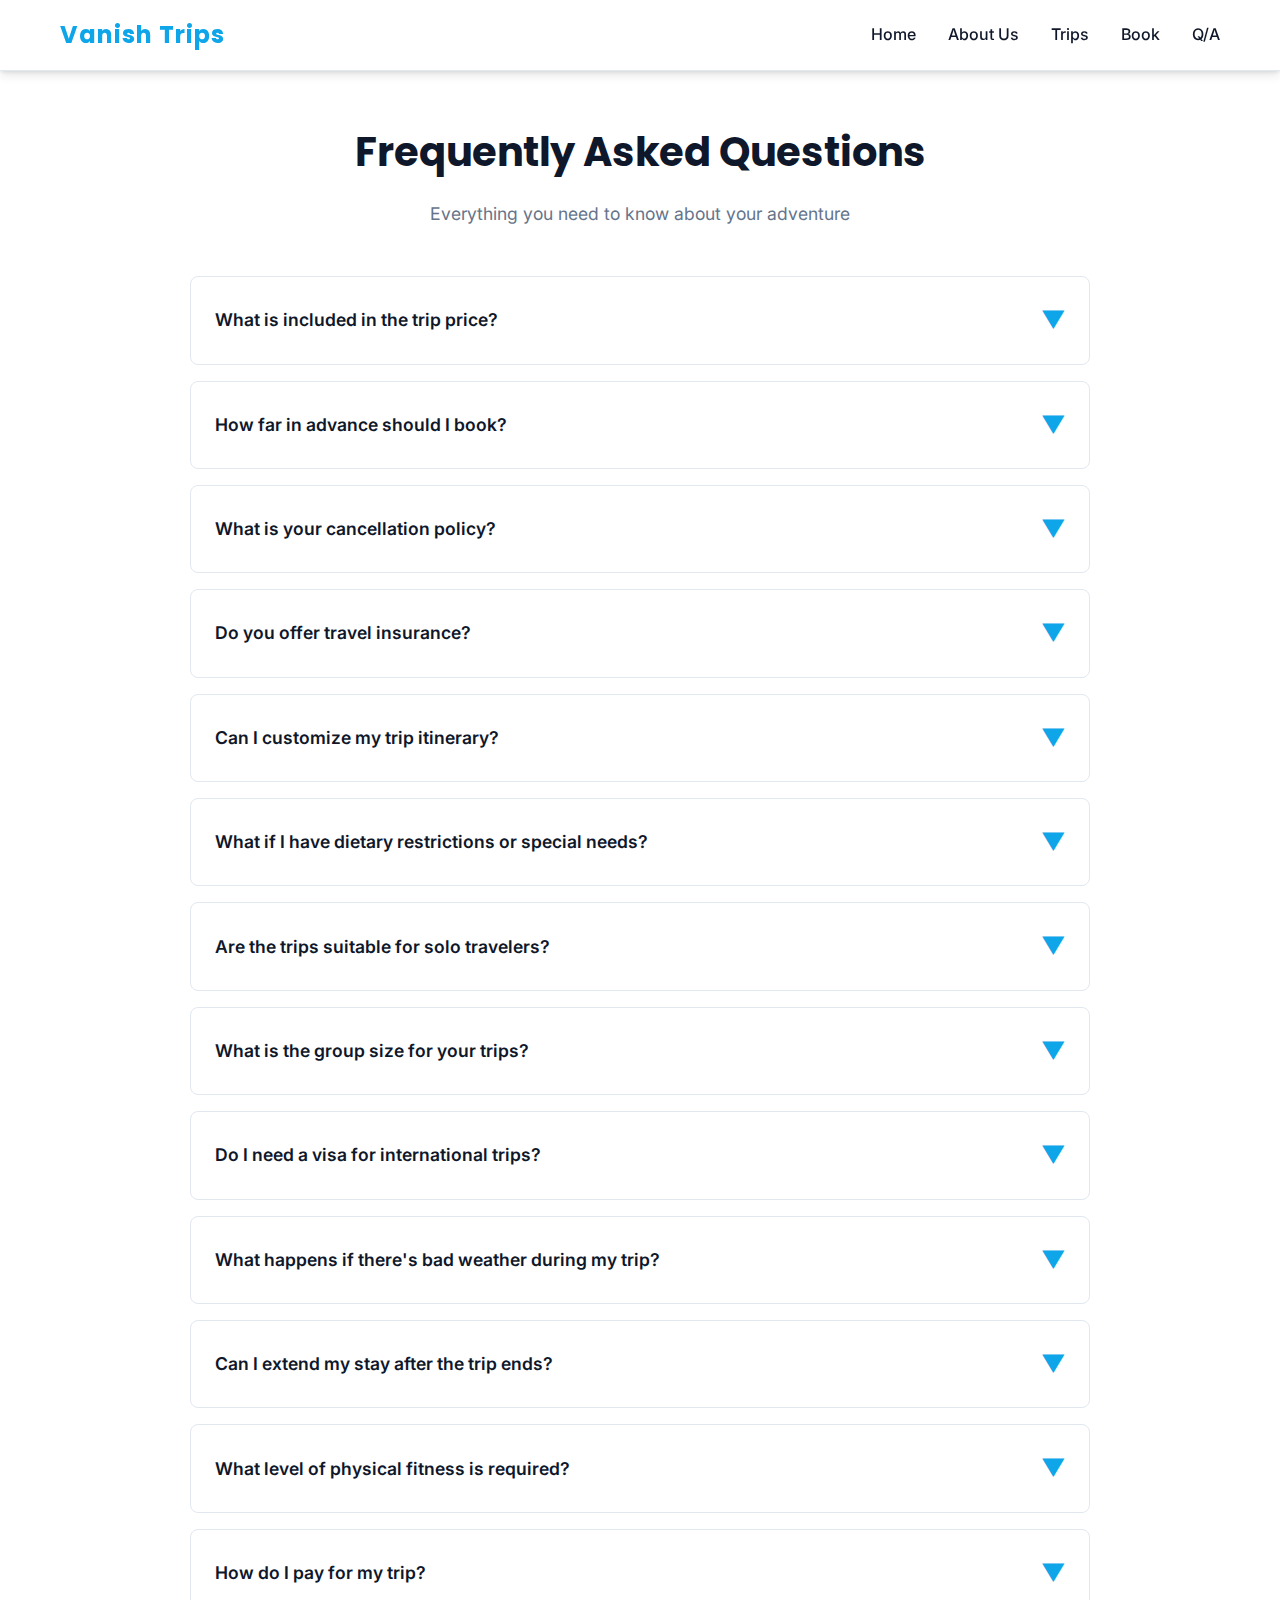
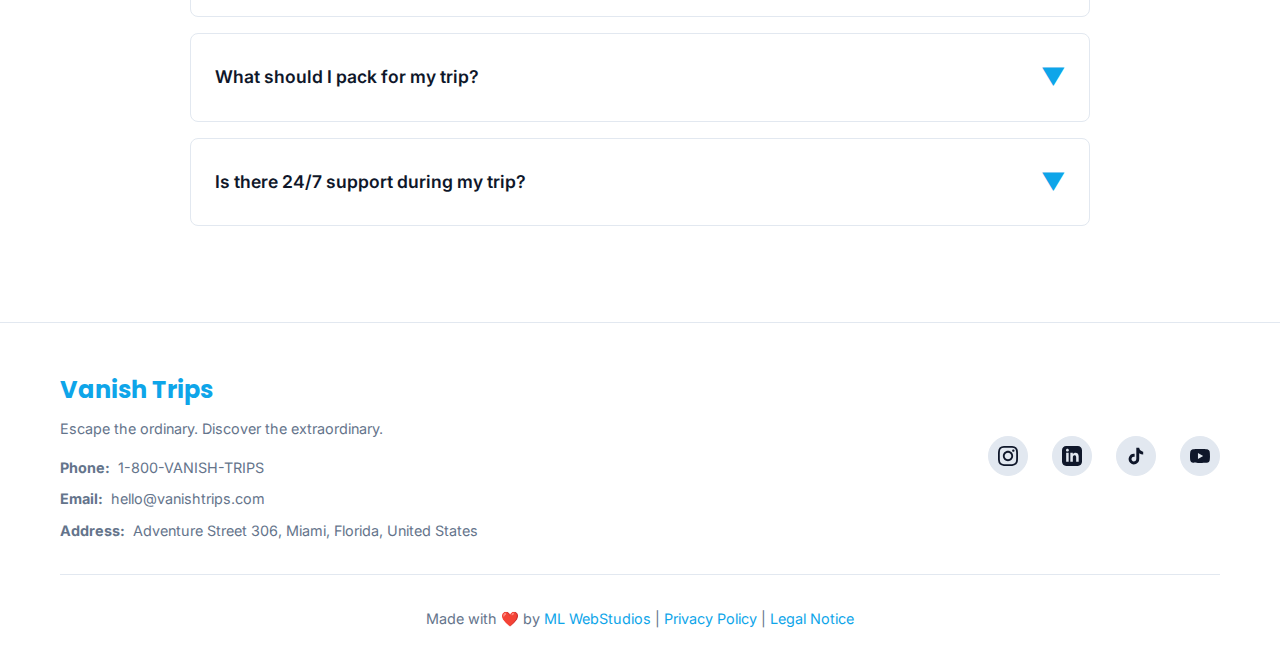
<file: faq.html>
<!DOCTYPE html>
<html lang="en">
<head>
    <!-- Google tag (gtag.js) -->
<script async src="https://www.googletagmanager.com/gtag/js?id=G-01SXPLVG9W"></script>
<script>
  window.dataLayer = window.dataLayer || [];
  function gtag(){dataLayer.push(arguments);}
  gtag('js', new Date());

  gtag('config', 'G-01SXPLVG9W');
</script>
    <meta charset="UTF-8">
    <meta name="viewport" content="width=device-width, initial-scale=1.0">
    <title>Frequently Asked Questions - Vanish Trips</title>
    <link rel="stylesheet" href="styles.css">
    <link rel="preconnect" href="https://fonts.googleapis.com">
    <link rel="preconnect" href="https://fonts.gstatic.com" crossorigin>
    <link href="https://fonts.googleapis.com/css2?family=Inter:wght@300;400;500;600;700&family=Poppins:wght@300;400;500;600;700&display=swap" rel="stylesheet">
</head>
<body>
    <!-- Navigation -->
    <nav class="navbar">
        <div class="container">
            <div class="nav-brand">Vanish Trips</div>
            <ul class="nav-menu">
                <li><a href="index.html#hero" class="nav-link">Home</a></li>
                <li><a href="about.html" class="nav-link">About Us</a></li>
                <li><a href="index.html#trips" class="nav-link">Trips</a></li>
                <li><a href="index.html#booking" class="nav-link">Book</a></li>
                <li><a href="faq.html" class="nav-link">Q/A</a></li>
            </ul>
            <button class="nav-toggle" aria-label="Toggle navigation">
                <span></span>
                <span></span>
                <span></span>
            </button>
        </div>
    </nav>

    <!-- FAQ Section -->
    <section id="faq" class="faq" style="padding-top: 120px;">
        <div class="container">
            <h2 class="section-title">Frequently Asked Questions</h2>
            <p class="section-subtitle">Everything you need to know about your adventure</p>
            <div class="faq-container">
                <div class="faq-item">
                    <div class="faq-question">
                        <span>What is included in the trip price?</span>
                        <span class="faq-icon">▼</span>
                    </div>
                    <div class="faq-answer">
                        <p>Our trip prices typically include accommodation, transportation between destinations, guided tours, and most meals as specified in the itinerary. International flights, travel insurance, and personal expenses are usually not included unless stated otherwise.</p>
                    </div>
                </div>

                <div class="faq-item">
                    <div class="faq-question">
                        <span>How far in advance should I book?</span>
                        <span class="faq-icon">▼</span>
                    </div>
                    <div class="faq-answer">
                        <p>We recommend booking at least 2-3 months in advance to secure your preferred dates and accommodations. For peak travel seasons or popular destinations, booking 4-6 months ahead is advisable.</p>
                    </div>
                </div>

                <div class="faq-item">
                    <div class="faq-question">
                        <span>What is your cancellation policy?</span>
                        <span class="faq-icon">▼</span>
                    </div>
                    <div class="faq-answer">
                        <p>Cancellations made 30 days or more before departure receive a full refund minus a 10% processing fee. Cancellations 15-29 days before departure receive a 50% refund. Cancellations less than 15 days before departure are non-refundable, but we can help reschedule when possible.</p>
                    </div>
                </div>

                <div class="faq-item">
                    <div class="faq-question">
                        <span>Do you offer travel insurance?</span>
                        <span class="faq-icon">▼</span>
                    </div>
                    <div class="faq-answer">
                        <p>While we don't sell travel insurance directly, we strongly recommend purchasing comprehensive travel insurance that covers trip cancellation, medical emergencies, and baggage loss. We can provide recommendations for reputable insurance providers.</p>
                    </div>
                </div>

                <div class="faq-item">
                    <div class="faq-question">
                        <span>Can I customize my trip itinerary?</span>
                        <span class="faq-icon">▼</span>
                    </div>
                    <div class="faq-answer">
                        <p>Yes! We specialize in creating personalized travel experiences. Contact us to discuss your preferences, and we'll work with you to customize any of our trips or create a completely bespoke itinerary tailored to your interests.</p>
                    </div>
                </div>

                <div class="faq-item">
                    <div class="faq-question">
                        <span>What if I have dietary restrictions or special needs?</span>
                        <span class="faq-icon">▼</span>
                    </div>
                    <div class="faq-answer">
                        <p>We accommodate all dietary restrictions, allergies, and special needs. Please inform us at the time of booking, and we'll ensure all accommodations and meals meet your requirements.</p>
                    </div>
                </div>

                <div class="faq-item">
                    <div class="faq-question">
                        <span>Are the trips suitable for solo travelers?</span>
                        <span class="faq-icon">▼</span>
                    </div>
                    <div class="faq-answer">
                        <p>Absolutely! Many of our trips are perfect for solo travelers. We can arrange single accommodations (with a single supplement fee) or help you find a travel companion. Some trips also offer shared room options to reduce costs.</p>
                    </div>
                </div>

                <div class="faq-item">
                    <div class="faq-question">
                        <span>What is the group size for your trips?</span>
                        <span class="faq-icon">▼</span>
                    </div>
                    <div class="faq-answer">
                        <p>Our group sizes vary by trip, typically ranging from 8-16 travelers. This ensures personalized attention, easier logistics, and a more intimate travel experience. Private trips can be arranged for any group size.</p>
                    </div>
                </div>

                <div class="faq-item">
                    <div class="faq-question">
                        <span>Do I need a visa for international trips?</span>
                        <span class="faq-icon">▼</span>
                    </div>
                    <div class="faq-answer">
                        <p>Visa requirements depend on your nationality and destination. We provide visa information for all trips and can assist with the application process, though obtaining the visa is ultimately the traveler's responsibility.</p>
                    </div>
                </div>

                <div class="faq-item">
                    <div class="faq-question">
                        <span>What happens if there's bad weather during my trip?</span>
                        <span class="faq-icon">▼</span>
                    </div>
                    <div class="faq-answer">
                        <p>We monitor weather conditions closely and have backup plans for all outdoor activities. If weather significantly impacts your experience, we'll adjust the itinerary to ensure you still have an amazing adventure while staying safe.</p>
                    </div>
                </div>

                <div class="faq-item">
                    <div class="faq-question">
                        <span>Can I extend my stay after the trip ends?</span>
                        <span class="faq-icon">▼</span>
                    </div>
                    <div class="faq-answer">
                        <p>Yes! We can help arrange extended stays at any destination. Just let us know your plans, and we'll assist with additional accommodations, activities, and transportation.</p>
                    </div>
                </div>

                <div class="faq-item">
                    <div class="faq-question">
                        <span>What level of physical fitness is required?</span>
                        <span class="faq-icon">▼</span>
                    </div>
                    <div class="faq-answer">
                        <p>Physical requirements vary by trip. Some are leisurely with minimal walking, while others involve hiking, climbing, or other activities. Each trip description includes activity level information, and we're happy to discuss your fitness level to ensure the trip is right for you.</p>
                    </div>
                </div>

                <div class="faq-item">
                    <div class="faq-question">
                        <span>How do I pay for my trip?</span>
                        <span class="faq-icon">▼</span>
                    </div>
                    <div class="faq-answer">
                        <p>We accept credit cards, bank transfers, and PayPal. A deposit (typically 30% of the trip cost) is required to secure your booking, with the balance due 30 days before departure.</p>
                    </div>
                </div>

                <div class="faq-item">
                    <div class="faq-question">
                        <span>What should I pack for my trip?</span>
                        <span class="faq-icon">▼</span>
                    </div>
                    <div class="faq-answer">
                        <p>We provide a detailed packing list for each trip based on the destination, activities, and weather conditions. This will be sent to you after booking confirmation along with your travel documents.</p>
                    </div>
                </div>

                <div class="faq-item">
                    <div class="faq-question">
                        <span>Is there 24/7 support during my trip?</span>
                        <span class="faq-icon">▼</span>
                    </div>
                    <div class="faq-answer">
                        <p>Yes! We provide 24/7 emergency support during your trip. You'll receive a local contact number and our emergency hotline before departure. Our team is always available to assist with any issues or questions.</p>
                    </div>
                </div>
            </div>
        </div>
    </section>

    <!-- Footer -->
    <footer class="footer">
        <div class="container">
            <div class="footer-content">
                <div class="footer-brand">
                    <h3>Vanish Trips</h3>
                    <p>Escape the ordinary. Discover the extraordinary.</p>
                    <div class="footer-contact">
                        <div class="footer-contact-item">
                            <strong>Phone:</strong> <a href="tel:1-800-VANISH-TRIPS">1-800-VANISH-TRIPS</a>
                        </div>
                        <div class="footer-contact-item">
                            <strong>Email:</strong> <a href="mailto:hello@vanishtrips.com">hello@vanishtrips.com</a>
                        </div>
                        <div class="footer-contact-item">
                            <strong>Address:</strong> Adventure Street 306, Miami, Florida, United States
                        </div>
                    </div>
                </div>
                <div class="footer-social">
                    <a href="https://www.instagram.com/themax.rit" target="_blank" rel="noopener noreferrer" class="social-link" aria-label="Instagram">
                        <svg width="24" height="24" viewBox="0 0 24 24" fill="currentColor"><path d="M12 2.163c3.204 0 3.584.012 4.85.07 3.252.148 4.771 1.691 4.919 4.919.058 1.265.069 1.645.069 4.849 0 3.205-.012 3.584-.069 4.849-.149 3.225-1.664 4.771-4.919 4.919-1.266.058-1.644.07-4.85.07-3.204 0-3.584-.012-4.849-.07-3.26-.149-4.771-1.699-4.919-4.92-.058-1.265-.07-1.644-.07-4.849 0-3.204.013-3.583.07-4.849.149-3.227 1.664-4.771 4.919-4.919 1.266-.057 1.645-.069 4.849-.069zm0-2.163c-3.259 0-3.667.014-4.947.072-4.358.2-6.78 2.618-6.98 6.98-.059 1.281-.073 1.689-.073 4.948 0 3.259.014 3.668.072 4.948.2 4.358 2.618 6.78 6.98 6.98 1.281.058 1.689.072 4.948.072 3.259 0 3.668-.014 4.948-.072 4.354-.2 6.782-2.618 6.979-6.98.059-1.28.073-1.689.073-4.948 0-3.259-.014-3.667-.072-4.947-.196-4.354-2.617-6.78-6.979-6.98-1.281-.059-1.69-.073-4.949-.073zm0 5.838c-3.403 0-6.162 2.759-6.162 6.162s2.759 6.163 6.162 6.163 6.162-2.759 6.162-6.163c0-3.403-2.759-6.162-6.162-6.162zm0 10.162c-2.209 0-4-1.79-4-4 0-2.209 1.791-4 4-4s4 1.791 4 4c0 2.21-1.791 4-4 4zm6.406-11.845c-.796 0-1.441.645-1.441 1.44s.645 1.44 1.441 1.44c.795 0 1.439-.645 1.439-1.44s-.644-1.44-1.439-1.44z"/></svg>
                    </a>
                    <a href="https://www.linkedin.com/feed/" target="_blank" rel="noopener noreferrer" class="social-link" aria-label="LinkedIn">
                        <svg width="24" height="24" viewBox="0 0 24 24" fill="currentColor"><path d="M19 0h-14c-2.761 0-5 2.239-5 5v14c0 2.761 2.239 5 5 5h14c2.762 0 5-2.239 5-5v-14c0-2.761-2.238-5-5-5zm-11 19h-3v-11h3v11zm-1.5-12.268c-.966 0-1.75-.79-1.75-1.764s.784-1.764 1.75-1.764 1.75.79 1.75 1.764-.783 1.764-1.75 1.764zm13.5 12.268h-3v-5.604c0-3.368-4-3.113-4 0v5.604h-3v-11h3v1.765c1.396-2.586 7-2.777 7 2.476v6.759z"/></svg>
                    </a>
                    <a href="https://www.tiktok.com/@mr..y.274" target="_blank" rel="noopener noreferrer" class="social-link" aria-label="TikTok">
                        <svg width="24" height="24" viewBox="0 0 24 24" fill="currentColor"><path d="M19.59 6.69a4.83 4.83 0 0 1-3.77-4.25V2h-3.45v13.67a2.89 2.89 0 0 1-5.2 1.74 2.89 2.89 0 0 1 2.31-4.64 2.93 2.93 0 0 1 .88.13V9.4a6.84 6.84 0 0 0-1-.05A6.33 6.33 0 0 0 5 20.1a6.34 6.34 0 0 0 10.86-4.43v-7a8.16 8.16 0 0 0 4.77 1.52v-3.4a4.85 4.85 0 0 1-1-.1z"/></svg>
                    </a>
                    <a href="https://www.youtube.com/@TheMrY274" target="_blank" rel="noopener noreferrer" class="social-link" aria-label="YouTube">
                        <svg width="24" height="24" viewBox="0 0 24 24" fill="currentColor"><path d="M23.498 6.186a3.016 3.016 0 0 0-2.122-2.136C19.505 3.545 12 3.545 12 3.545s-7.505 0-9.377.505A3.017 3.017 0 0 0 .502 6.186C0 8.07 0 12 0 12s0 3.93.502 5.814a3.016 3.016 0 0 0 2.122 2.136c1.871.505 9.376.505 9.376.505s7.505 0 9.377-.505a3.015 3.015 0 0 0 2.122-2.136C24 15.93 24 12 24 12s0-3.93-.502-5.814zM9.545 15.568V8.432L15.818 12l-6.273 3.568z"/></svg>
                    </a>
                </div>
            </div>
            <div class="footer-bottom">
                <p>Made with ❤️ by <a href="https://www.mlwebstudios.de" target="_blank" rel="noopener noreferrer">ML WebStudios</a> | <a href="privacy.html" class="footer-link">Privacy Policy</a> | <a href="legal.html" class="footer-link">Legal Notice</a></p>
            </div>
        </div>
    </footer>

    <script src="script.js"></script>
    <script>
        // FAQ Accordion functionality
        document.querySelectorAll('.faq-question').forEach(question => {
            question.addEventListener('click', () => {
                const item = question.parentElement;
                const isActive = item.classList.contains('active');
                
                // Close all other items
                document.querySelectorAll('.faq-item').forEach(faqItem => {
                    faqItem.classList.remove('active');
                });
                
                // Toggle current item
                if (!isActive) {
                    item.classList.add('active');
                }
            });
        });
    </script>
</body>
</html>
</file>
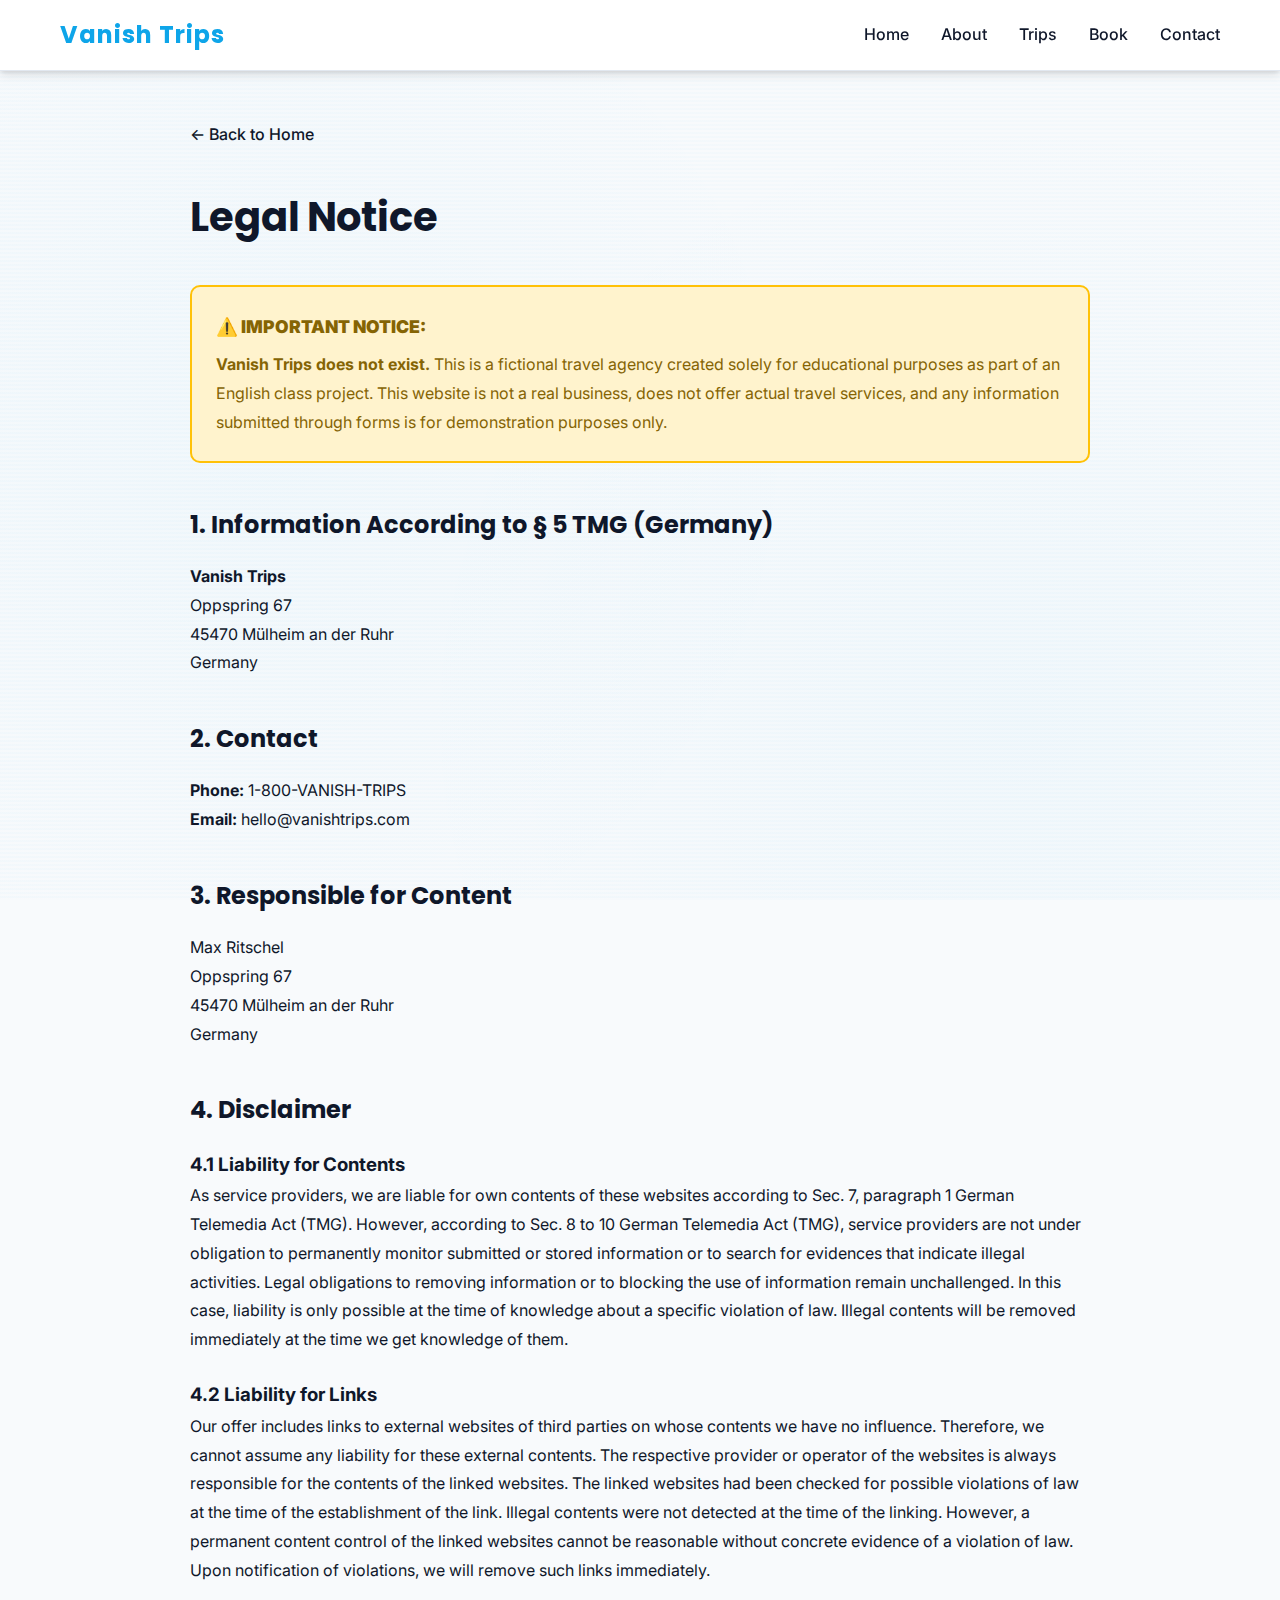
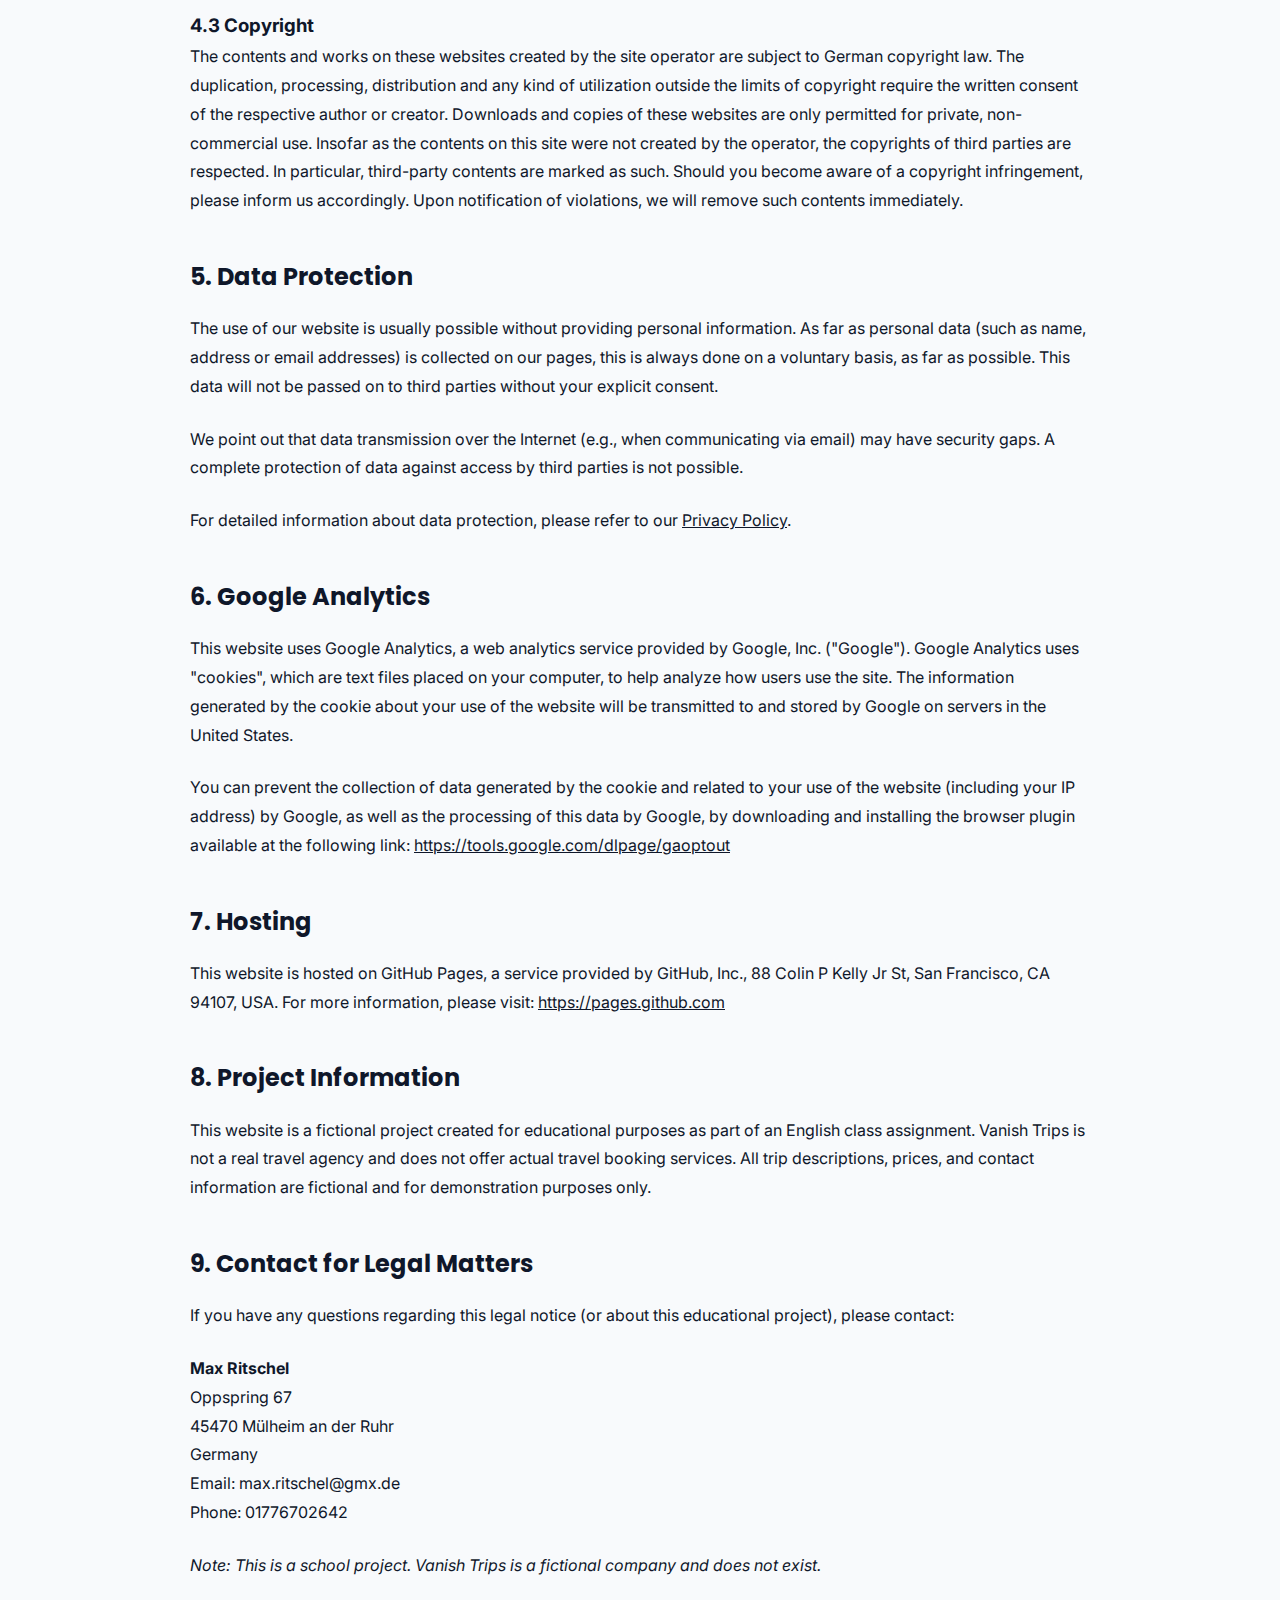
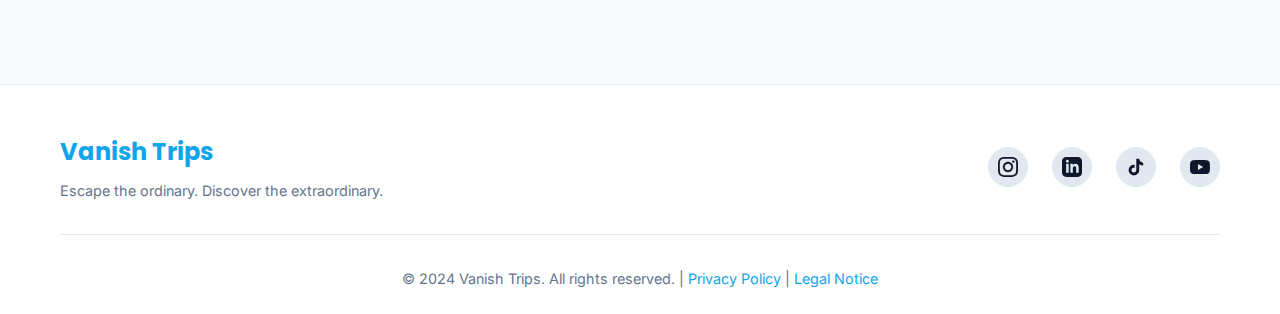
<file: legal.html>
<!DOCTYPE html>
<html lang="en">
<head>
    <meta charset="UTF-8">
    <meta name="viewport" content="width=device-width, initial-scale=1.0">
    <title>Legal Notice - Vanish Trips</title>
    <link rel="stylesheet" href="styles.css">
    <link rel="preconnect" href="https://fonts.googleapis.com">
    <link rel="preconnect" href="https://fonts.gstatic.com" crossorigin>
    <link href="https://fonts.googleapis.com/css2?family=Inter:wght@300;400;500;600;700&family=Poppins:wght@300;400;500;600;700&display=swap" rel="stylesheet">
    <style>
        .legal-page {
            padding: 120px 0 80px;
            background: var(--white);
        }
        .legal-content {
            max-width: 900px;
            margin: 0 auto;
            line-height: 1.8;
        }
        .legal-content h1 {
            font-family: 'Poppins', sans-serif;
            font-size: 2.5rem;
            margin-bottom: 2rem;
            color: var(--navy);
        }
        .legal-content h2 {
            font-family: 'Poppins', sans-serif;
            font-size: 1.5rem;
            margin-top: 2.5rem;
            margin-bottom: 1rem;
            color: var(--navy);
        }
        .legal-content p {
            margin-bottom: 1.5rem;
            color: var(--gray-dark);
        }
        .legal-content ul {
            margin-bottom: 1.5rem;
            padding-left: 2rem;
        }
        .legal-content li {
            margin-bottom: 0.5rem;
            color: var(--gray-dark);
        }
        .back-link {
            display: inline-block;
            margin-bottom: 2rem;
            color: var(--teal);
            text-decoration: none;
            font-weight: 500;
            transition: color 0.3s ease;
        }
        .back-link:hover {
            color: var(--teal-dark);
        }
        .notice-box {
            background: var(--gray-light);
            padding: 1.5rem;
            border-radius: 10px;
            margin: 2rem 0;
            border-left: 4px solid var(--teal);
        }
    </style>
</head>
<body>
    <!-- Navigation -->
    <nav class="navbar">
        <div class="container">
            <div class="nav-brand">Vanish Trips</div>
            <ul class="nav-menu">
                <li><a href="index.html" class="nav-link">Home</a></li>
                <li><a href="index.html#about" class="nav-link">About</a></li>
                <li><a href="index.html#trips" class="nav-link">Trips</a></li>
                <li><a href="index.html#booking" class="nav-link">Book</a></li>
                <li><a href="index.html#contact" class="nav-link">Contact</a></li>
            </ul>
            <button class="nav-toggle" aria-label="Toggle navigation">
                <span></span>
                <span></span>
                <span></span>
            </button>
        </div>
    </nav>

    <section class="legal-page">
        <div class="container">
            <div class="legal-content">
                <a href="index.html" class="back-link">← Back to Home</a>
                <h1>Legal Notice</h1>

                <div style="background: #fff3cd; border: 2px solid #ffc107; padding: 1.5rem; border-radius: 10px; margin-bottom: 2rem;">
                    <p style="margin: 0; font-weight: 600; color: #856404; font-size: 1.1rem;"><strong>⚠️ IMPORTANT NOTICE:</strong></p>
                    <p style="margin: 0.5rem 0 0 0; color: #856404;"><strong>Vanish Trips does not exist.</strong> This is a fictional travel agency created solely for educational purposes as part of an English class project. This website is not a real business, does not offer actual travel services, and any information submitted through forms is for demonstration purposes only.</p>
                </div>

                <h2>1. Information According to § 5 TMG (Germany)</h2>
                <p>
                    <strong>Vanish Trips</strong><br>
                    Oppspring 67<br>
                    45470 Mülheim an der Ruhr<br>
                    Germany
                </p>

                <h2>2. Contact</h2>
                <p>
                    <strong>Phone:</strong> 1-800-VANISH-TRIPS<br>
                    <strong>Email:</strong> hello@vanishtrips.com
                </p>

                <h2>3. Responsible for Content</h2>
                <p>
                    Max Ritschel<br>
                    Oppspring 67<br>
                    45470 Mülheim an der Ruhr<br>
                    Germany
                </p>

                <h2>4. Disclaimer</h2>
                
                <h3>4.1 Liability for Contents</h3>
                <p>As service providers, we are liable for own contents of these websites according to Sec. 7, paragraph 1 German Telemedia Act (TMG). However, according to Sec. 8 to 10 German Telemedia Act (TMG), service providers are not under obligation to permanently monitor submitted or stored information or to search for evidences that indicate illegal activities. Legal obligations to removing information or to blocking the use of information remain unchallenged. In this case, liability is only possible at the time of knowledge about a specific violation of law. Illegal contents will be removed immediately at the time we get knowledge of them.</p>

                <h3>4.2 Liability for Links</h3>
                <p>Our offer includes links to external websites of third parties on whose contents we have no influence. Therefore, we cannot assume any liability for these external contents. The respective provider or operator of the websites is always responsible for the contents of the linked websites. The linked websites had been checked for possible violations of law at the time of the establishment of the link. Illegal contents were not detected at the time of the linking. However, a permanent content control of the linked websites cannot be reasonable without concrete evidence of a violation of law. Upon notification of violations, we will remove such links immediately.</p>

                <h3>4.3 Copyright</h3>
                <p>The contents and works on these websites created by the site operator are subject to German copyright law. The duplication, processing, distribution and any kind of utilization outside the limits of copyright require the written consent of the respective author or creator. Downloads and copies of these websites are only permitted for private, non-commercial use. Insofar as the contents on this site were not created by the operator, the copyrights of third parties are respected. In particular, third-party contents are marked as such. Should you become aware of a copyright infringement, please inform us accordingly. Upon notification of violations, we will remove such contents immediately.</p>

                <h2>5. Data Protection</h2>
                <p>The use of our website is usually possible without providing personal information. As far as personal data (such as name, address or email addresses) is collected on our pages, this is always done on a voluntary basis, as far as possible. This data will not be passed on to third parties without your explicit consent.</p>
                <p>We point out that data transmission over the Internet (e.g., when communicating via email) may have security gaps. A complete protection of data against access by third parties is not possible.</p>
                <p>For detailed information about data protection, please refer to our <a href="privacy.html" style="color: var(--teal);">Privacy Policy</a>.</p>

                <h2>6. Google Analytics</h2>
                <p>This website uses Google Analytics, a web analytics service provided by Google, Inc. ("Google"). Google Analytics uses "cookies", which are text files placed on your computer, to help analyze how users use the site. The information generated by the cookie about your use of the website will be transmitted to and stored by Google on servers in the United States.</p>
                <p>You can prevent the collection of data generated by the cookie and related to your use of the website (including your IP address) by Google, as well as the processing of this data by Google, by downloading and installing the browser plugin available at the following link: <a href="https://tools.google.com/dlpage/gaoptout" target="_blank" rel="noopener noreferrer" style="color: var(--teal);">https://tools.google.com/dlpage/gaoptout</a></p>

                <h2>7. Hosting</h2>
                <p>This website is hosted on GitHub Pages, a service provided by GitHub, Inc., 88 Colin P Kelly Jr St, San Francisco, CA 94107, USA. For more information, please visit: <a href="https://pages.github.com" target="_blank" rel="noopener noreferrer" style="color: var(--teal);">https://pages.github.com</a></p>

                <h2>8. Project Information</h2>
                <p>This website is a fictional project created for educational purposes as part of an English class assignment. Vanish Trips is not a real travel agency and does not offer actual travel booking services. All trip descriptions, prices, and contact information are fictional and for demonstration purposes only.</p>

                <h2>9. Contact for Legal Matters</h2>
                <p>If you have any questions regarding this legal notice (or about this educational project), please contact:</p>
                <p>
                    <strong>Max Ritschel</strong><br>
                    Oppspring 67<br>
                    45470 Mülheim an der Ruhr<br>
                    Germany<br>
                    Email: max.ritschel@gmx.de<br>
                    Phone: 01776702642
                </p>
                <p><em>Note: This is a school project. Vanish Trips is a fictional company and does not exist.</em></p>
            </div>
        </div>
    </section>

    <!-- Footer -->
    <footer class="footer">
        <div class="container">
            <div class="footer-content">
                <div class="footer-brand">
                    <h3>Vanish Trips</h3>
                    <p>Escape the ordinary. Discover the extraordinary.</p>
                </div>
                <div class="footer-social">
                    <a href="https://www.instagram.com/themax.rit" target="_blank" rel="noopener noreferrer" class="social-link" aria-label="Instagram">
                        <svg width="24" height="24" viewBox="0 0 24 24" fill="currentColor"><path d="M12 2.163c3.204 0 3.584.012 4.85.07 3.252.148 4.771 1.691 4.919 4.919.058 1.265.069 1.645.069 4.849 0 3.205-.012 3.584-.069 4.849-.149 3.225-1.664 4.771-4.919 4.919-1.266.058-1.644.07-4.85.07-3.204 0-3.584-.012-4.849-.07-3.26-.149-4.771-1.699-4.919-4.92-.058-1.265-.07-1.644-.07-4.849 0-3.204.013-3.583.07-4.849.149-3.227 1.664-4.771 4.919-4.919 1.266-.057 1.645-.069 4.849-.069zm0-2.163c-3.259 0-3.667.014-4.947.072-4.358.2-6.78 2.618-6.98 6.98-.059 1.281-.073 1.689-.073 4.948 0 3.259.014 3.668.072 4.948.2 4.358 2.618 6.78 6.98 6.98 1.281.058 1.689.072 4.948.072 3.259 0 3.668-.014 4.948-.072 4.354-.2 6.782-2.618 6.979-6.98.059-1.28.073-1.689.073-4.948 0-3.259-.014-3.667-.072-4.947-.196-4.354-2.617-6.78-6.979-6.98-1.281-.059-1.69-.073-4.949-.073zm0 5.838c-3.403 0-6.162 2.759-6.162 6.162s2.759 6.163 6.162 6.163 6.162-2.759 6.162-6.163c0-3.403-2.759-6.162-6.162-6.162zm0 10.162c-2.209 0-4-1.79-4-4 0-2.209 1.791-4 4-4s4 1.791 4 4c0 2.21-1.791 4-4 4zm6.406-11.845c-.796 0-1.441.645-1.441 1.44s.645 1.44 1.441 1.44c.795 0 1.439-.645 1.439-1.44s-.644-1.44-1.439-1.44z"/></svg>
                    </a>
                    <a href="https://www.linkedin.com/in/max-ritschel" target="_blank" rel="noopener noreferrer" class="social-link" aria-label="LinkedIn">
                        <svg width="24" height="24" viewBox="0 0 24 24" fill="currentColor"><path d="M19 0h-14c-2.761 0-5 2.239-5 5v14c0 2.761 2.239 5 5 5h14c2.762 0 5-2.239 5-5v-14c0-2.761-2.238-5-5-5zm-11 19h-3v-11h3v11zm-1.5-12.268c-.966 0-1.75-.79-1.75-1.764s.784-1.764 1.75-1.764 1.75.79 1.75 1.764-.783 1.764-1.75 1.764zm13.5 12.268h-3v-5.604c0-3.368-4-3.113-4 0v5.604h-3v-11h3v1.765c1.396-2.586 7-2.777 7 2.476v6.759z"/></svg>
                    </a>
                    <a href="https://www.tiktok.com/@mr..y.274" target="_blank" rel="noopener noreferrer" class="social-link" aria-label="TikTok">
                        <svg width="24" height="24" viewBox="0 0 24 24" fill="currentColor"><path d="M19.59 6.69a4.83 4.83 0 0 1-3.77-4.25V2h-3.45v13.67a2.89 2.89 0 0 1-5.2 1.74 2.89 2.89 0 0 1 2.31-4.64 2.93 2.93 0 0 1 .88.13V9.4a6.84 6.84 0 0 0-1-.05A6.33 6.33 0 0 0 5 20.1a6.34 6.34 0 0 0 10.86-4.43v-7a8.16 8.16 0 0 0 4.77 1.52v-3.4a4.85 4.85 0 0 1-1-.1z"/></svg>
                    </a>
                    <a href="https://www.youtube.com/@Mr.Y274" target="_blank" rel="noopener noreferrer" class="social-link" aria-label="YouTube">
                        <svg width="24" height="24" viewBox="0 0 24 24" fill="currentColor"><path d="M23.498 6.186a3.016 3.016 0 0 0-2.122-2.136C19.505 3.545 12 3.545 12 3.545s-7.505 0-9.377.505A3.017 3.017 0 0 0 .502 6.186C0 8.07 0 12 0 12s0 3.93.502 5.814a3.016 3.016 0 0 0 2.122 2.136c1.871.505 9.376.505 9.376.505s7.505 0 9.377-.505a3.015 3.015 0 0 0 2.122-2.136C24 15.93 24 12 24 12s0-3.93-.502-5.814zM9.545 15.568V8.432L15.818 12l-6.273 3.568z"/></svg>
                    </a>
                </div>
            </div>
            <div class="footer-bottom">
                <p>&copy; 2024 Vanish Trips. All rights reserved. | <a href="privacy.html" class="footer-link">Privacy Policy</a> | <a href="legal.html" class="footer-link">Legal Notice</a></p>
            </div>
        </div>
    </footer>

    <script src="script.js"></script>
</body>
</html>
</file>
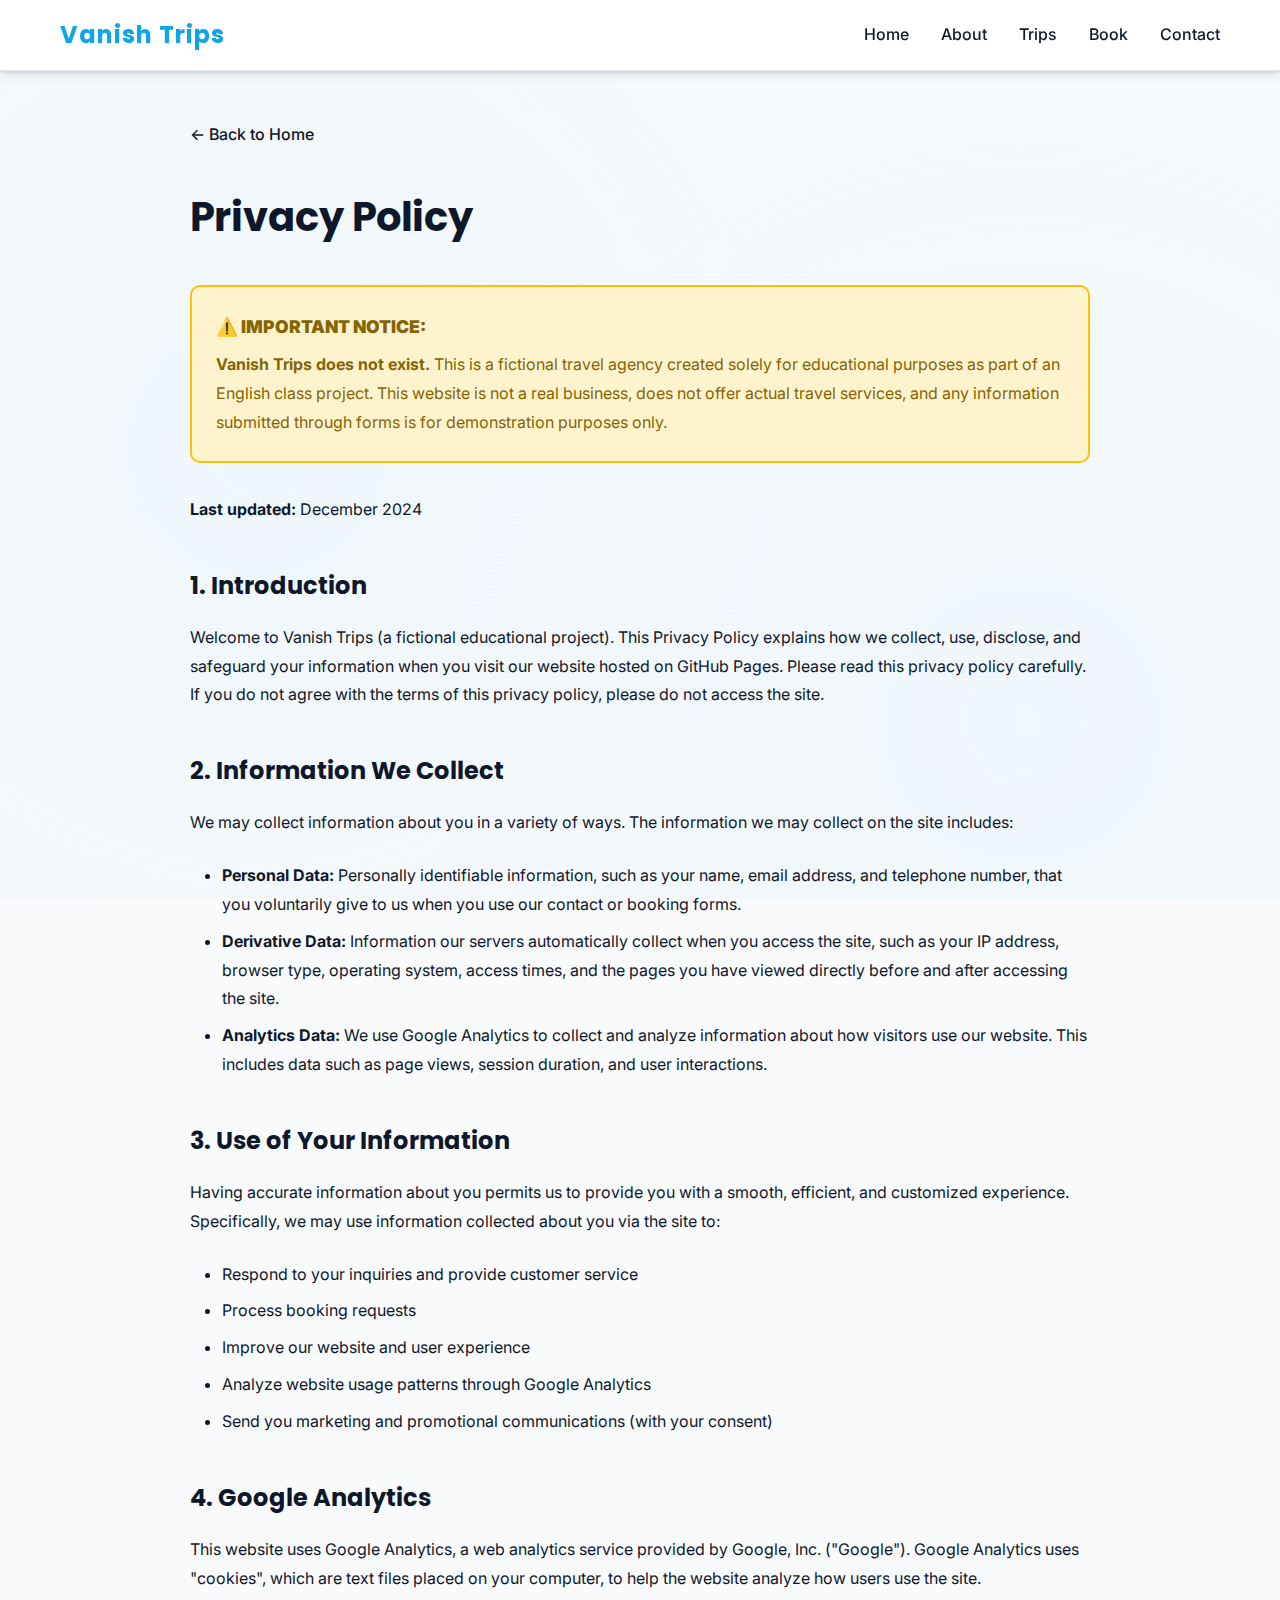
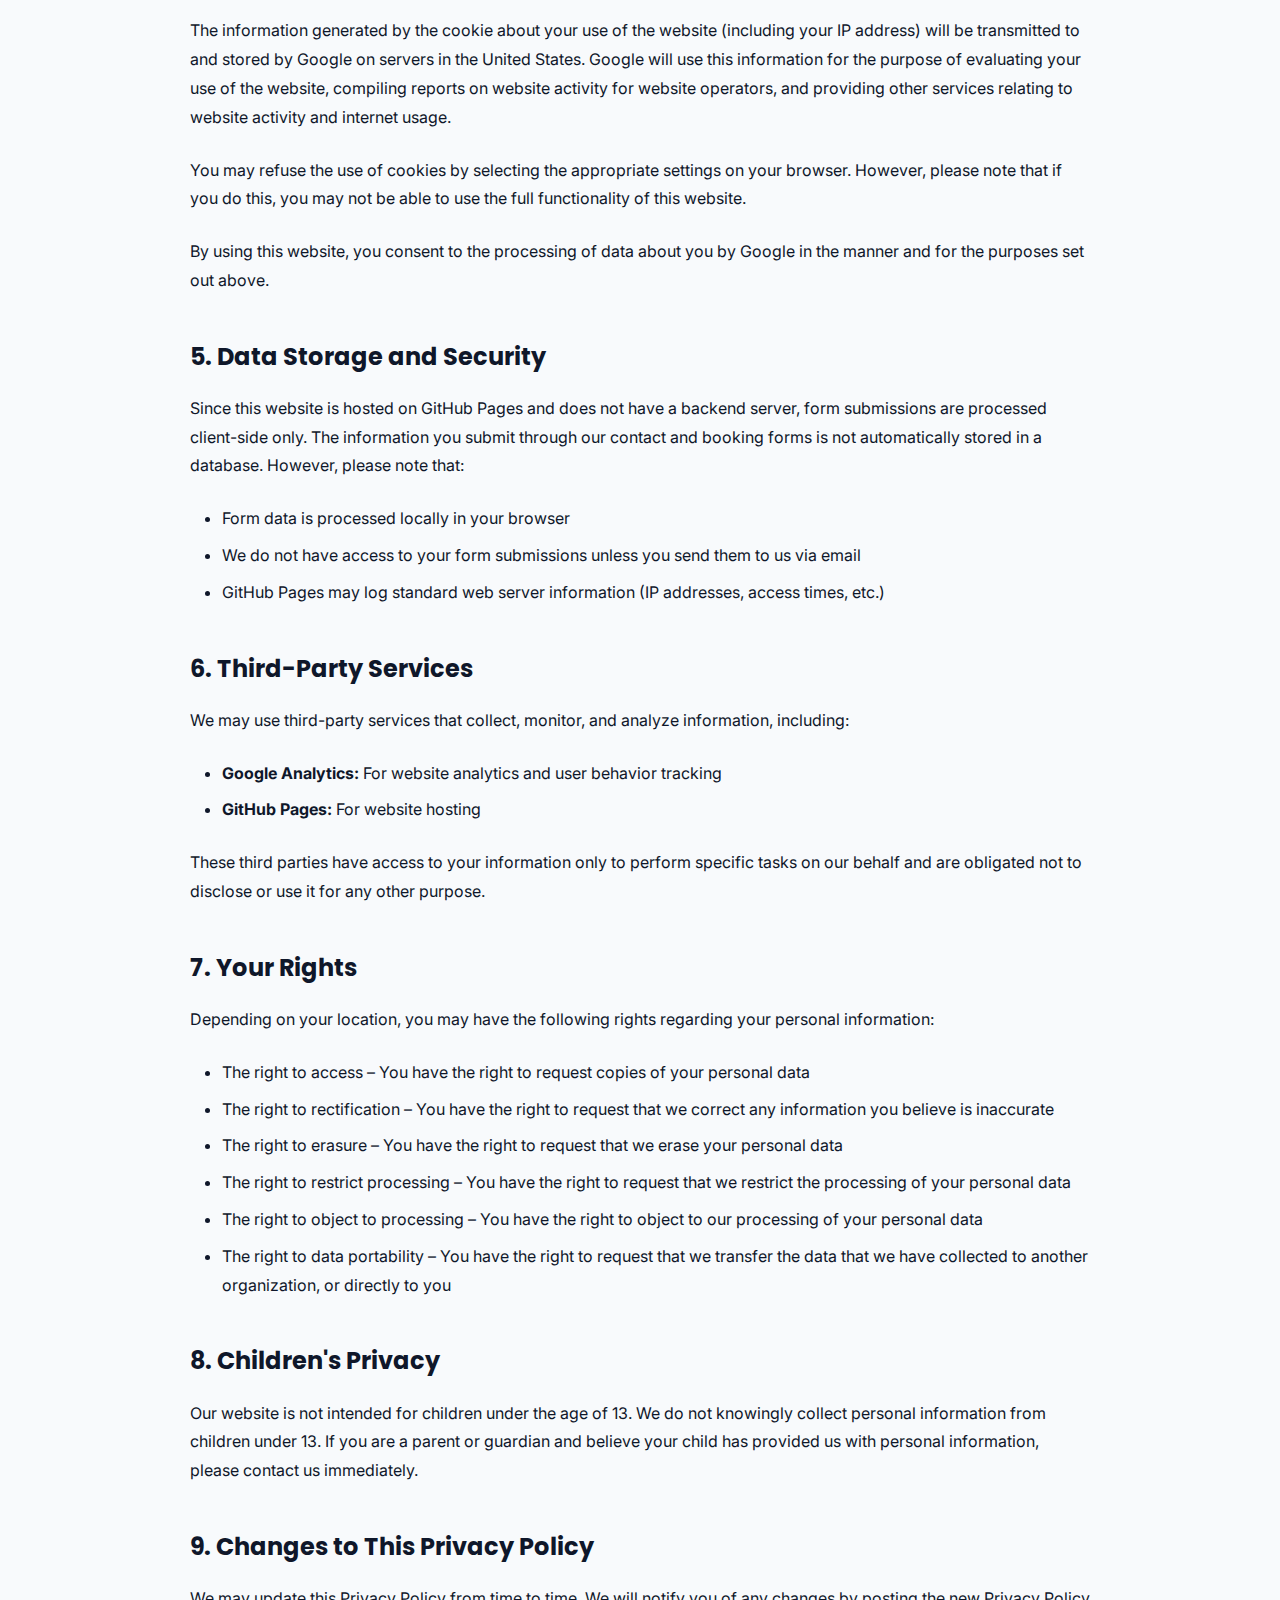
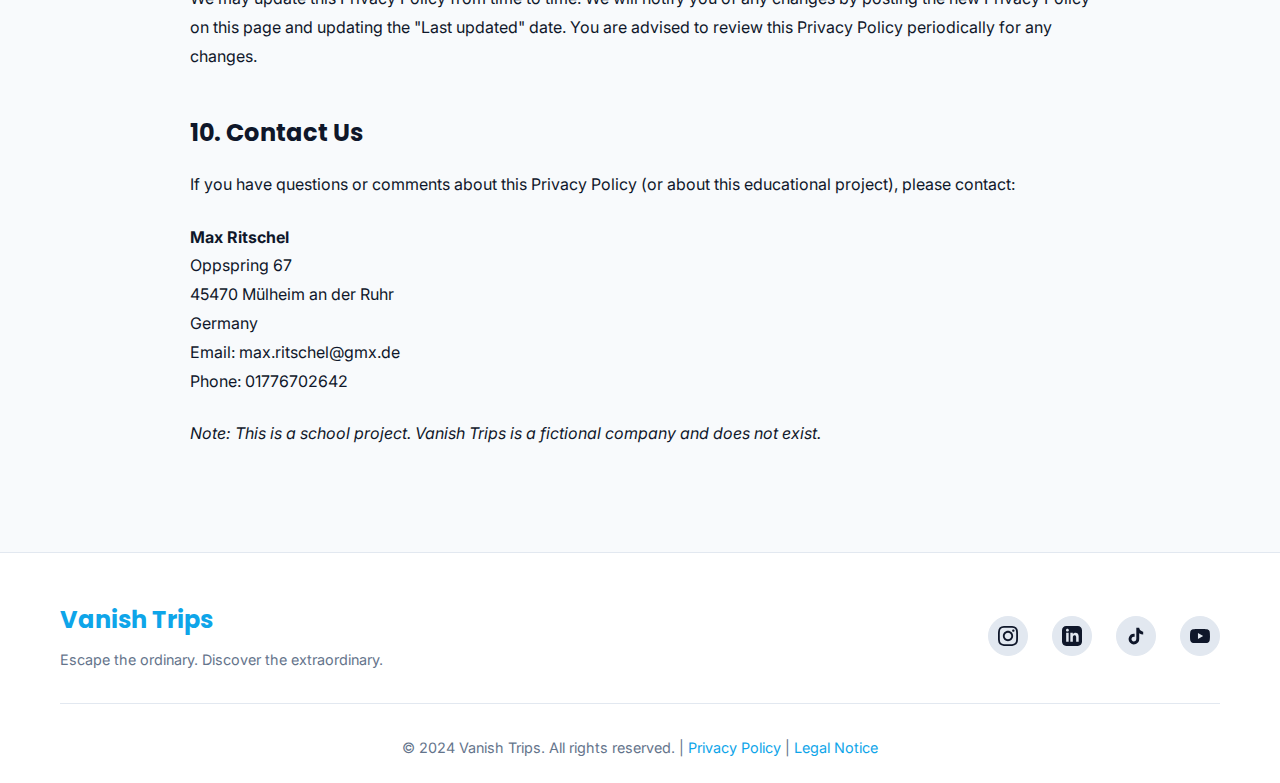
<file: privacy.html>
<!DOCTYPE html>
<html lang="en">
<head>
    <meta charset="UTF-8">
    <meta name="viewport" content="width=device-width, initial-scale=1.0">
    <title>Privacy Policy - Vanish Trips</title>
    <link rel="stylesheet" href="styles.css">
    <link rel="preconnect" href="https://fonts.googleapis.com">
    <link rel="preconnect" href="https://fonts.gstatic.com" crossorigin>
    <link href="https://fonts.googleapis.com/css2?family=Inter:wght@300;400;500;600;700&family=Poppins:wght@300;400;500;600;700&display=swap" rel="stylesheet">
    <style>
        .legal-page {
            padding: 120px 0 80px;
            background: var(--white);
        }
        .legal-content {
            max-width: 900px;
            margin: 0 auto;
            line-height: 1.8;
        }
        .legal-content h1 {
            font-family: 'Poppins', sans-serif;
            font-size: 2.5rem;
            margin-bottom: 2rem;
            color: var(--navy);
        }
        .legal-content h2 {
            font-family: 'Poppins', sans-serif;
            font-size: 1.5rem;
            margin-top: 2.5rem;
            margin-bottom: 1rem;
            color: var(--navy);
        }
        .legal-content p {
            margin-bottom: 1.5rem;
            color: var(--gray-dark);
        }
        .legal-content ul {
            margin-bottom: 1.5rem;
            padding-left: 2rem;
        }
        .legal-content li {
            margin-bottom: 0.5rem;
            color: var(--gray-dark);
        }
        .back-link {
            display: inline-block;
            margin-bottom: 2rem;
            color: var(--teal);
            text-decoration: none;
            font-weight: 500;
            transition: color 0.3s ease;
        }
        .back-link:hover {
            color: var(--teal-dark);
        }
    </style>
</head>
<body>
    <!-- Navigation -->
    <nav class="navbar">
        <div class="container">
            <div class="nav-brand">Vanish Trips</div>
            <ul class="nav-menu">
                <li><a href="index.html" class="nav-link">Home</a></li>
                <li><a href="index.html#about" class="nav-link">About</a></li>
                <li><a href="index.html#trips" class="nav-link">Trips</a></li>
                <li><a href="index.html#booking" class="nav-link">Book</a></li>
                <li><a href="index.html#contact" class="nav-link">Contact</a></li>
            </ul>
            <button class="nav-toggle" aria-label="Toggle navigation">
                <span></span>
                <span></span>
                <span></span>
            </button>
        </div>
    </nav>

    <section class="legal-page">
        <div class="container">
            <div class="legal-content">
                <a href="index.html" class="back-link">← Back to Home</a>
                <h1>Privacy Policy</h1>
                
                <div style="background: #fff3cd; border: 2px solid #ffc107; padding: 1.5rem; border-radius: 10px; margin-bottom: 2rem;">
                    <p style="margin: 0; font-weight: 600; color: #856404; font-size: 1.1rem;"><strong>⚠️ IMPORTANT NOTICE:</strong></p>
                    <p style="margin: 0.5rem 0 0 0; color: #856404;"><strong>Vanish Trips does not exist.</strong> This is a fictional travel agency created solely for educational purposes as part of an English class project. This website is not a real business, does not offer actual travel services, and any information submitted through forms is for demonstration purposes only.</p>
                </div>
                
                <p><strong>Last updated:</strong> December 2024</p>

                <h2>1. Introduction</h2>
                <p>Welcome to Vanish Trips (a fictional educational project). This Privacy Policy explains how we collect, use, disclose, and safeguard your information when you visit our website hosted on GitHub Pages. Please read this privacy policy carefully. If you do not agree with the terms of this privacy policy, please do not access the site.</p>

                <h2>2. Information We Collect</h2>
                <p>We may collect information about you in a variety of ways. The information we may collect on the site includes:</p>
                <ul>
                    <li><strong>Personal Data:</strong> Personally identifiable information, such as your name, email address, and telephone number, that you voluntarily give to us when you use our contact or booking forms.</li>
                    <li><strong>Derivative Data:</strong> Information our servers automatically collect when you access the site, such as your IP address, browser type, operating system, access times, and the pages you have viewed directly before and after accessing the site.</li>
                    <li><strong>Analytics Data:</strong> We use Google Analytics to collect and analyze information about how visitors use our website. This includes data such as page views, session duration, and user interactions.</li>
                </ul>

                <h2>3. Use of Your Information</h2>
                <p>Having accurate information about you permits us to provide you with a smooth, efficient, and customized experience. Specifically, we may use information collected about you via the site to:</p>
                <ul>
                    <li>Respond to your inquiries and provide customer service</li>
                    <li>Process booking requests</li>
                    <li>Improve our website and user experience</li>
                    <li>Analyze website usage patterns through Google Analytics</li>
                    <li>Send you marketing and promotional communications (with your consent)</li>
                </ul>

                <h2>4. Google Analytics</h2>
                <p>This website uses Google Analytics, a web analytics service provided by Google, Inc. ("Google"). Google Analytics uses "cookies", which are text files placed on your computer, to help the website analyze how users use the site.</p>
                <p>The information generated by the cookie about your use of the website (including your IP address) will be transmitted to and stored by Google on servers in the United States. Google will use this information for the purpose of evaluating your use of the website, compiling reports on website activity for website operators, and providing other services relating to website activity and internet usage.</p>
                <p>You may refuse the use of cookies by selecting the appropriate settings on your browser. However, please note that if you do this, you may not be able to use the full functionality of this website.</p>
                <p>By using this website, you consent to the processing of data about you by Google in the manner and for the purposes set out above.</p>

                <h2>5. Data Storage and Security</h2>
                <p>Since this website is hosted on GitHub Pages and does not have a backend server, form submissions are processed client-side only. The information you submit through our contact and booking forms is not automatically stored in a database. However, please note that:</p>
                <ul>
                    <li>Form data is processed locally in your browser</li>
                    <li>We do not have access to your form submissions unless you send them to us via email</li>
                    <li>GitHub Pages may log standard web server information (IP addresses, access times, etc.)</li>
                </ul>

                <h2>6. Third-Party Services</h2>
                <p>We may use third-party services that collect, monitor, and analyze information, including:</p>
                <ul>
                    <li><strong>Google Analytics:</strong> For website analytics and user behavior tracking</li>
                    <li><strong>GitHub Pages:</strong> For website hosting</li>
                </ul>
                <p>These third parties have access to your information only to perform specific tasks on our behalf and are obligated not to disclose or use it for any other purpose.</p>

                <h2>7. Your Rights</h2>
                <p>Depending on your location, you may have the following rights regarding your personal information:</p>
                <ul>
                    <li>The right to access – You have the right to request copies of your personal data</li>
                    <li>The right to rectification – You have the right to request that we correct any information you believe is inaccurate</li>
                    <li>The right to erasure – You have the right to request that we erase your personal data</li>
                    <li>The right to restrict processing – You have the right to request that we restrict the processing of your personal data</li>
                    <li>The right to object to processing – You have the right to object to our processing of your personal data</li>
                    <li>The right to data portability – You have the right to request that we transfer the data that we have collected to another organization, or directly to you</li>
                </ul>

                <h2>8. Children's Privacy</h2>
                <p>Our website is not intended for children under the age of 13. We do not knowingly collect personal information from children under 13. If you are a parent or guardian and believe your child has provided us with personal information, please contact us immediately.</p>

                <h2>9. Changes to This Privacy Policy</h2>
                <p>We may update this Privacy Policy from time to time. We will notify you of any changes by posting the new Privacy Policy on this page and updating the "Last updated" date. You are advised to review this Privacy Policy periodically for any changes.</p>

                <h2>10. Contact Us</h2>
                <p>If you have questions or comments about this Privacy Policy (or about this educational project), please contact:</p>
                <p>
                    <strong>Max Ritschel</strong><br>
                    Oppspring 67<br>
                    45470 Mülheim an der Ruhr<br>
                    Germany<br>
                    Email: max.ritschel@gmx.de<br>
                    Phone: 01776702642
                </p>
                <p><em>Note: This is a school project. Vanish Trips is a fictional company and does not exist.</em></p>
            </div>
        </div>
    </section>

    <!-- Footer -->
    <footer class="footer">
        <div class="container">
            <div class="footer-content">
                <div class="footer-brand">
                    <h3>Vanish Trips</h3>
                    <p>Escape the ordinary. Discover the extraordinary.</p>
                </div>
                <div class="footer-social">
                    <a href="https://www.instagram.com/themax.rit" target="_blank" rel="noopener noreferrer" class="social-link" aria-label="Instagram">
                        <svg width="24" height="24" viewBox="0 0 24 24" fill="currentColor"><path d="M12 2.163c3.204 0 3.584.012 4.85.07 3.252.148 4.771 1.691 4.919 4.919.058 1.265.069 1.645.069 4.849 0 3.205-.012 3.584-.069 4.849-.149 3.225-1.664 4.771-4.919 4.919-1.266.058-1.644.07-4.85.07-3.204 0-3.584-.012-4.849-.07-3.26-.149-4.771-1.699-4.919-4.92-.058-1.265-.07-1.644-.07-4.849 0-3.204.013-3.583.07-4.849.149-3.227 1.664-4.771 4.919-4.919 1.266-.057 1.645-.069 4.849-.069zm0-2.163c-3.259 0-3.667.014-4.947.072-4.358.2-6.78 2.618-6.98 6.98-.059 1.281-.073 1.689-.073 4.948 0 3.259.014 3.668.072 4.948.2 4.358 2.618 6.78 6.98 6.98 1.281.058 1.689.072 4.948.072 3.259 0 3.668-.014 4.948-.072 4.354-.2 6.782-2.618 6.979-6.98.059-1.28.073-1.689.073-4.948 0-3.259-.014-3.667-.072-4.947-.196-4.354-2.617-6.78-6.979-6.98-1.281-.059-1.69-.073-4.949-.073zm0 5.838c-3.403 0-6.162 2.759-6.162 6.162s2.759 6.163 6.162 6.163 6.162-2.759 6.162-6.163c0-3.403-2.759-6.162-6.162-6.162zm0 10.162c-2.209 0-4-1.79-4-4 0-2.209 1.791-4 4-4s4 1.791 4 4c0 2.21-1.791 4-4 4zm6.406-11.845c-.796 0-1.441.645-1.441 1.44s.645 1.44 1.441 1.44c.795 0 1.439-.645 1.439-1.44s-.644-1.44-1.439-1.44z"/></svg>
                    </a>
                    <a href="https://www.linkedin.com/in/max-ritschel" target="_blank" rel="noopener noreferrer" class="social-link" aria-label="LinkedIn">
                        <svg width="24" height="24" viewBox="0 0 24 24" fill="currentColor"><path d="M19 0h-14c-2.761 0-5 2.239-5 5v14c0 2.761 2.239 5 5 5h14c2.762 0 5-2.239 5-5v-14c0-2.761-2.238-5-5-5zm-11 19h-3v-11h3v11zm-1.5-12.268c-.966 0-1.75-.79-1.75-1.764s.784-1.764 1.75-1.764 1.75.79 1.75 1.764-.783 1.764-1.75 1.764zm13.5 12.268h-3v-5.604c0-3.368-4-3.113-4 0v5.604h-3v-11h3v1.765c1.396-2.586 7-2.777 7 2.476v6.759z"/></svg>
                    </a>
                    <a href="https://www.tiktok.com/@mr..y.274" target="_blank" rel="noopener noreferrer" class="social-link" aria-label="TikTok">
                        <svg width="24" height="24" viewBox="0 0 24 24" fill="currentColor"><path d="M19.59 6.69a4.83 4.83 0 0 1-3.77-4.25V2h-3.45v13.67a2.89 2.89 0 0 1-5.2 1.74 2.89 2.89 0 0 1 2.31-4.64 2.93 2.93 0 0 1 .88.13V9.4a6.84 6.84 0 0 0-1-.05A6.33 6.33 0 0 0 5 20.1a6.34 6.34 0 0 0 10.86-4.43v-7a8.16 8.16 0 0 0 4.77 1.52v-3.4a4.85 4.85 0 0 1-1-.1z"/></svg>
                    </a>
                    <a href="https://www.youtube.com/@Mr.Y274" target="_blank" rel="noopener noreferrer" class="social-link" aria-label="YouTube">
                        <svg width="24" height="24" viewBox="0 0 24 24" fill="currentColor"><path d="M23.498 6.186a3.016 3.016 0 0 0-2.122-2.136C19.505 3.545 12 3.545 12 3.545s-7.505 0-9.377.505A3.017 3.017 0 0 0 .502 6.186C0 8.07 0 12 0 12s0 3.93.502 5.814a3.016 3.016 0 0 0 2.122 2.136c1.871.505 9.376.505 9.376.505s7.505 0 9.377-.505a3.015 3.015 0 0 0 2.122-2.136C24 15.93 24 12 24 12s0-3.93-.502-5.814zM9.545 15.568V8.432L15.818 12l-6.273 3.568z"/></svg>
                    </a>
                </div>
            </div>
            <div class="footer-bottom">
                <p>&copy; 2024 Vanish Trips. All rights reserved. | <a href="privacy.html" class="footer-link">Privacy Policy</a> | <a href="legal.html" class="footer-link">Legal Notice</a></p>
            </div>
        </div>
    </footer>

    <script src="script.js"></script>
</body>
</html>
</file>
<file: styles.css>
/* ============================================
   Vanish Trips - Premium Travel Agency Styles
   ============================================ */

/* Reset & Base Styles */
* {
    margin: 0;
    padding: 0;
    box-sizing: border-box;
}

:root {
    --background: oklch(0.9842 0.0034 247.8575);
    --foreground: oklch(0.2077 0.0398 265.7549);
    --card: oklch(1.0000 0 0);
    --card-foreground: oklch(0.2077 0.0398 265.7549);
    --popover: oklch(1.0000 0 0);
    --popover-foreground: oklch(0.2077 0.0398 265.7549);
    --primary: oklch(0.6847 0.1479 237.3225);
    --primary-foreground: oklch(0.9842 0.0034 247.8575);
    --secondary: oklch(0.9288 0.0126 255.5078);
    --secondary-foreground: oklch(0.2077 0.0398 265.7549);
    --muted: oklch(0.9683 0.0069 247.8956);
    --muted-foreground: oklch(0.5544 0.0407 257.4166);
    --accent: oklch(0.9514 0.0250 236.8242);
    --accent-foreground: oklch(0.6847 0.1479 237.3225);
    --destructive: oklch(0.6368 0.2078 25.3313);
    --destructive-foreground: oklch(0.9842 0.0034 247.8575);
    --border: oklch(0.9288 0.0126 255.5078);
    --input: oklch(0.9288 0.0126 255.5078);
    --ring: oklch(0.6231 0.1880 259.8145);
    --chart-1: oklch(0.6847 0.1479 237.3225);
    --chart-2: oklch(0.5854 0.2041 277.1173);
    --chart-3: oklch(0.7049 0.1867 47.6044);
    --chart-4: oklch(0.6959 0.1491 162.4796);
    --chart-5: oklch(0.6368 0.2078 25.3313);
    --sidebar: oklch(1.0000 0 0);
    --sidebar-foreground: oklch(0.2795 0.0368 260.0310);
    --sidebar-primary: oklch(0.6847 0.1479 237.3225);
    --sidebar-primary-foreground: oklch(0.9842 0.0034 247.8575);
    --sidebar-accent: oklch(0.9514 0.0250 236.8242);
    --sidebar-accent-foreground: oklch(0.6847 0.1479 237.3225);
    --sidebar-border: oklch(0.9288 0.0126 255.5078);
    --sidebar-ring: oklch(0.6231 0.1880 259.8145);
    --font-sans: "Inter", sans-serif;
    --font-serif: "Playfair Display", serif;
    --font-mono: "JetBrains Mono", monospace;
    --radius: 0.5rem;
    --shadow-x: 0px;
    --shadow-y: 4px;
    --shadow-blur: 10px;
    --shadow-spread: 0px;
    --shadow-opacity: 0.1;
    --shadow-color: 0 0 0;
    --shadow-2xs: 0px 4px 10px 0px hsl(0 0 0 / 0.05);
    --shadow-xs: 0px 4px 10px 0px hsl(0 0 0 / 0.05);
    --shadow-sm: 0px 4px 10px 0px hsl(0 0 0 / 0.10), 0px 1px 2px -1px hsl(0 0 0 / 0.10);
    --shadow: 0px 4px 10px 0px hsl(0 0 0 / 0.10), 0px 1px 2px -1px hsl(0 0 0 / 0.10);
    --shadow-md: 0px 4px 10px 0px hsl(0 0 0 / 0.10), 0px 2px 4px -1px hsl(0 0 0 / 0.10);
    --shadow-lg: 0px 4px 10px 0px hsl(0 0 0 / 0.10), 0px 4px 6px -1px hsl(0 0 0 / 0.10);
    --shadow-xl: 0px 4px 10px 0px hsl(0 0 0 / 0.10), 0px 8px 10px -1px hsl(0 0 0 / 0.10);
    --shadow-2xl: 0px 4px 10px 0px hsl(0 0 0 / 0.25);
    --tracking-normal: 0em;
    --spacing: 0.25rem;
}

.dark {
    --background: oklch(0.1363 0.0364 259.2010);
    --foreground: oklch(0.9842 0.0034 247.8575);
    --card: oklch(0.2077 0.0398 265.7549);
    --card-foreground: oklch(0.9842 0.0034 247.8575);
    --popover: oklch(0.2077 0.0398 265.7549);
    --popover-foreground: oklch(0.9842 0.0034 247.8575);
    --primary: oklch(0.6231 0.1880 259.8145);
    --primary-foreground: oklch(0.9842 0.0034 247.8575);
    --secondary: oklch(0.2795 0.0368 260.0310);
    --secondary-foreground: oklch(0.9288 0.0126 255.5078);
    --muted: oklch(0.2781 0.0296 256.8480);
    --muted-foreground: oklch(0.7107 0.0351 256.7878);
    --accent: oklch(0.4882 0.2172 264.3763);
    --accent-foreground: oklch(0.8823 0.0571 254.1284);
    --destructive: oklch(0.5771 0.2152 27.3250);
    --destructive-foreground: oklch(0.9842 0.0034 247.8575);
    --border: oklch(0.3717 0.0392 257.2870);
    --input: oklch(0.2795 0.0368 260.0310);
    --ring: oklch(0.5461 0.2152 262.8809);
    --chart-1: oklch(0.6231 0.1880 259.8145);
    --chart-2: oklch(0.6056 0.2189 292.7172);
    --chart-3: oklch(0.7049 0.1867 47.6044);
    --chart-4: oklch(0.7729 0.1535 163.2231);
    --chart-5: oklch(0.6368 0.2078 25.3313);
    --sidebar: oklch(0.2077 0.0398 265.7549);
    --sidebar-foreground: oklch(0.9288 0.0126 255.5078);
    --sidebar-primary: oklch(0.6231 0.1880 259.8145);
    --sidebar-primary-foreground: oklch(0.9842 0.0034 247.8575);
    --sidebar-accent: oklch(0.4882 0.2172 264.3763);
    --sidebar-accent-foreground: oklch(0.8823 0.0571 254.1284);
    --sidebar-border: oklch(0.3717 0.0392 257.2870);
    --sidebar-ring: oklch(0.5461 0.2152 262.8809);
    --font-sans: "Inter", sans-serif;
    --font-serif: "Playfair Display", serif;
    --font-mono: "JetBrains Mono", monospace;
    --radius: 0.5rem;
    --shadow-x: 0px;
    --shadow-y: 4px;
    --shadow-blur: 10px;
    --shadow-spread: 0px;
    --shadow-opacity: 0.3;
    --shadow-color: 0 0 0;
    --shadow-2xs: 0px 4px 10px 0px hsl(0 0 0 / 0.15);
    --shadow-xs: 0px 4px 10px 0px hsl(0 0 0 / 0.15);
    --shadow-sm: 0px 4px 10px 0px hsl(0 0 0 / 0.30), 0px 1px 2px -1px hsl(0 0 0 / 0.30);
    --shadow: 0px 4px 10px 0px hsl(0 0 0 / 0.30), 0px 1px 2px -1px hsl(0 0 0 / 0.30);
    --shadow-md: 0px 4px 10px 0px hsl(0 0 0 / 0.30), 0px 2px 4px -1px hsl(0 0 0 / 0.30);
    --shadow-lg: 0px 4px 10px 0px hsl(0 0 0 / 0.30), 0px 4px 6px -1px hsl(0 0 0 / 0.30);
    --shadow-xl: 0px 4px 10px 0px hsl(0 0 0 / 0.30), 0px 8px 10px -1px hsl(0 0 0 / 0.30);
    --shadow-2xl: 0px 4px 10px 0px hsl(0 0 0 / 0.75);
    --tracking-normal: 0em;
    --spacing: 0.25rem;
}

html {
    scroll-behavior: smooth;
}

body {
    font-family: var(--font-sans), 'Poppins', sans-serif;
    color: var(--foreground);
    line-height: 1.6;
    overflow-x: hidden;
    background-color: var(--background);
    background-image: 
        radial-gradient(circle at 20% 50%, oklch(0.6847 0.1479 237.3225 / 0.03) 0%, transparent 50%),
        radial-gradient(circle at 80% 80%, oklch(0.6847 0.1479 237.3225 / 0.03) 0%, transparent 50%),
        repeating-linear-gradient(
            0deg,
            transparent,
            transparent 2px,
            oklch(0.6847 0.1479 237.3225 / 0.02) 2px,
            oklch(0.6847 0.1479 237.3225 / 0.02) 4px
        );
    background-size: 100% 100%, 100% 100%, 100% 40px;
    background-attachment: fixed;
}

.container {
    max-width: 1200px;
    margin: 0 auto;
    padding: 0 20px;
}

/* Navigation */
.navbar {
    position: fixed;
    top: 0;
    width: 100%;
    background: oklch(1.0000 0 0 / 0.95);
    backdrop-filter: blur(10px);
    z-index: 1000;
    padding: 1rem 0;
    box-shadow: var(--shadow-md);
    border-bottom: 1px solid var(--border);
}

.navbar .container {
    display: flex;
    justify-content: space-between;
    align-items: center;
}

.nav-brand {
    font-family: 'Poppins', sans-serif;
    font-size: 1.5rem;
    font-weight: 700;
    color: var(--primary);
    letter-spacing: 1px;
}

.nav-menu {
    display: flex;
    list-style: none;
    gap: 2rem;
}

.nav-link {
    color: var(--foreground);
    text-decoration: none;
    font-weight: 500;
    transition: color 0.3s ease;
    position: relative;
}

.nav-link:hover {
    color: var(--primary);
}

.nav-link::after {
    content: '';
    position: absolute;
    bottom: -5px;
    left: 0;
    width: 0;
    height: 2px;
    background: var(--primary);
    transition: width 0.3s ease;
}

.nav-link:hover::after {
    width: 100%;
}

.nav-toggle {
    display: none;
    flex-direction: column;
    background: none;
    border: none;
    cursor: pointer;
    gap: 4px;
}

.nav-toggle span {
    width: 25px;
    height: 3px;
    background: var(--foreground);
    transition: all 0.3s ease;
}

/* Hero Section */
.hero {
    position: relative;
    height: 100vh;
    min-height: 600px;
    display: flex;
    align-items: center;
    justify-content: center;
    background: linear-gradient(135deg, var(--background) 0%, var(--card) 100%);
    background-image: url('assets/hero/hero.jpg');
    background-size: cover;
    background-position: center;
    background-repeat: no-repeat;
    background-attachment: fixed;
    overflow: hidden;
}

.hero-overlay {
    position: absolute;
    top: 0;
    left: 0;
    width: 100%;
    height: 100%;
    background: oklch(0.9842 0.0034 247.8575 / 0.7);
    z-index: 1;
}

.hero-content {
    position: relative;
    z-index: 2;
    text-align: center;
    color: var(--foreground);
    padding: 0 20px;
    max-width: 800px;
}

.hero-title {
    font-family: 'Poppins', sans-serif;
    font-size: 4rem;
    font-weight: 700;
    margin-bottom: 1rem;
    letter-spacing: -1px;
    text-shadow: 2px 2px 10px rgba(0, 0, 0, 0.5);
}

.hero-subtitle {
    font-size: 1.5rem;
    font-weight: 300;
    margin-bottom: 2rem;
    opacity: 0.95;
}

.scroll-indicator {
    position: absolute;
    bottom: 30px;
    left: 50%;
    transform: translateX(-50%);
    z-index: 2;
}

.mouse {
    width: 30px;
    height: 50px;
    border: 2px solid var(--foreground);
    border-radius: 15px;
    position: relative;
}

.mouse::before {
    content: '';
    position: absolute;
    top: 8px;
    left: 50%;
    transform: translateX(-50%);
    width: 4px;
    height: 8px;
    background: var(--foreground);
    border-radius: 2px;
    animation: scroll 2s infinite;
}

@keyframes scroll {
    0%, 100% { opacity: 1; transform: translateX(-50%) translateY(0); }
    50% { opacity: 0.5; transform: translateX(-50%) translateY(10px); }
}

/* Buttons */
.btn {
    display: inline-block;
    padding: 12px 30px;
    font-size: 1rem;
    font-weight: 600;
    text-decoration: none;
    border: none;
    border-radius: 50px;
    cursor: pointer;
    transition: all 0.3s ease;
    font-family: 'Inter', sans-serif;
    text-align: center;
}

.btn-primary {
    background: var(--primary);
    color: var(--primary-foreground);
    box-shadow: var(--shadow-md);
}

.btn-primary:hover {
    background: oklch(0.6347 0.1479 237.3225);
    transform: translateY(-2px);
    box-shadow: var(--shadow-lg);
}

.btn-secondary {
    background: transparent;
    color: var(--primary);
    border: 2px solid var(--primary);
}

.btn-secondary:hover {
    background: var(--primary);
    color: var(--primary-foreground);
    transform: translateY(-2px);
}

.btn-large {
    padding: 15px 40px;
    font-size: 1.1rem;
}

/* Section Styles */
section {
    padding: 80px 0;
}

.section-title {
    font-family: 'Poppins', sans-serif;
    font-size: 2.5rem;
    font-weight: 700;
    text-align: center;
    margin-bottom: 1rem;
    color: var(--foreground);
}

.section-subtitle {
    text-align: center;
    font-size: 1.1rem;
    color: var(--muted-foreground);
    margin-bottom: 3rem;
    max-width: 600px;
    margin-left: auto;
    margin-right: auto;
}

/* About Section */
.about {
    background: var(--card);
}

.about-hero {
    max-width: 900px;
    margin: 0 auto 4rem;
    text-align: center;
}

.about-hero-content .lead {
    font-size: 1.5rem;
    font-weight: 500;
    color: var(--foreground);
    line-height: 1.8;
    margin: 0;
}

.about-stats {
    display: grid;
    grid-template-columns: repeat(auto-fit, minmax(200px, 1fr));
    gap: 2rem;
    margin-bottom: 4rem;
    max-width: 1000px;
    margin-left: auto;
    margin-right: auto;
}

.stat-card {
    background: var(--background);
    padding: 2rem;
    border-radius: calc(var(--radius) * 2);
    text-align: center;
    box-shadow: var(--shadow-sm);
    border: 1px solid var(--border);
    transition: transform 0.3s ease, box-shadow 0.3s ease;
}

.stat-card:hover {
    transform: translateY(-5px);
    box-shadow: var(--shadow-md);
}

.stat-number {
    font-size: 3rem;
    font-weight: 700;
    color: var(--primary);
    margin-bottom: 0.5rem;
    font-family: 'Poppins', sans-serif;
}

.stat-label {
    font-size: 1rem;
    color: var(--muted-foreground);
    font-weight: 500;
}

.about-content {
    max-width: 900px;
    margin: 0 auto;
}

.about-text {
    font-size: 1.1rem;
    line-height: 1.8;
    color: var(--muted-foreground);
}

.about-heading {
    font-family: 'Poppins', sans-serif;
    font-size: 1.8rem;
    font-weight: 600;
    color: var(--foreground);
    margin-top: 3rem;
    margin-bottom: 1rem;
}

.about-text p {
    margin-bottom: 1.5rem;
}

.about-features {
    display: grid;
    grid-template-columns: repeat(auto-fit, minmax(250px, 1fr));
    gap: 2rem;
    margin: 2rem 0;
}

.about-feature {
    display: flex;
    gap: 1rem;
    padding: 1.5rem;
    background: var(--background);
    border-radius: var(--radius);
    border: 1px solid var(--border);
    transition: transform 0.3s ease, box-shadow 0.3s ease;
}

.about-feature:hover {
    transform: translateY(-3px);
    box-shadow: var(--shadow-md);
}

.feature-icon {
    font-size: 2.5rem;
    flex-shrink: 0;
    line-height: 1;
}

.feature-content h4 {
    font-family: 'Poppins', sans-serif;
    font-size: 1.2rem;
    font-weight: 600;
    color: var(--foreground);
    margin-bottom: 0.5rem;
}

.feature-content p {
    font-size: 0.95rem;
    color: var(--muted-foreground);
    line-height: 1.6;
    margin: 0;
}

.mystery-text {
    font-style: italic;
    color: var(--primary);
    font-weight: 500;
    margin-top: 3rem;
    text-align: center;
    font-size: 1.2rem;
    padding: 2rem;
    background: var(--background);
    border-radius: var(--radius);
    border-left: 4px solid var(--primary);
}

/* Trips Section */
.trips {
    background: var(--background);
}

.trips-grid {
    display: grid;
    grid-template-columns: repeat(auto-fit, minmax(350px, 1fr));
    gap: 2rem;
    margin-top: 3rem;
}

.trip-card {
    background: var(--card);
    border-radius: calc(var(--radius) * 2);
    overflow: hidden;
    box-shadow: var(--shadow-md);
    border: 1px solid var(--border);
    transition: transform 0.3s ease, box-shadow 0.3s ease;
    display: flex;
    flex-direction: column;
}

.trip-card:hover {
    transform: translateY(-10px);
    box-shadow: var(--shadow-xl);
    border-color: var(--primary);
}

.trip-image {
    width: 100%;
    height: 250px;
    overflow: hidden;
    background: var(--gray);
    position: relative;
    flex-shrink: 0;
}

.trip-image::before {
    content: 'Image Placeholder';
    position: absolute;
    top: 50%;
    left: 50%;
    transform: translate(-50%, -50%);
    color: var(--gray-dark);
    font-size: 0.9rem;
    z-index: 0;
    opacity: 0.5;
}

.trip-image img {
    width: 100%;
    height: 100%;
    object-fit: cover;
    transition: transform 0.5s ease;
    position: relative;
    z-index: 1;
}

.trip-card:hover .trip-image img {
    transform: scale(1.1);
}

.trip-content {
    padding: 1.5rem;
    display: flex;
    flex-direction: column;
    height: 100%;
    min-height: 250px;
}

.trip-title {
    font-family: 'Poppins', sans-serif;
    font-size: 1.5rem;
    font-weight: 600;
    margin-bottom: 0.75rem;
    color: var(--foreground);
}

.trip-description {
    color: var(--muted-foreground);
    margin-bottom: 1rem;
    line-height: 1.6;
    flex-grow: 1;
}

.trip-price {
    font-size: 1.3rem;
    font-weight: 700;
    color: var(--primary);
    margin-bottom: 1rem;
}

.trip-card .btn {
    width: 100%;
    margin-top: auto;
}

/* Booking Section */
.booking {
    background: var(--card);
}

.booking-form {
    max-width: 800px;
    margin: 0 auto;
    background: var(--background);
    padding: 3rem;
    border-radius: calc(var(--radius) * 2);
    box-shadow: var(--shadow-md);
    border: 1px solid var(--border);
}

.form-row {
    display: grid;
    grid-template-columns: repeat(auto-fit, minmax(250px, 1fr));
    gap: 1.5rem;
    margin-bottom: 1.5rem;
}

.form-group {
    margin-bottom: 1.5rem;
}

.form-group label {
    display: block;
    margin-bottom: 0.5rem;
    font-weight: 600;
    color: var(--foreground);
}

.form-group input,
.form-group select,
.form-group textarea {
    width: 100%;
    padding: 12px 15px;
    border: 2px solid var(--input);
    border-radius: var(--radius);
    font-family: var(--font-sans), sans-serif;
    font-size: 1rem;
    transition: border-color 0.3s ease;
    background: var(--background);
    color: var(--foreground);
}

.form-group input:focus,
.form-group select:focus,
.form-group textarea:focus {
    outline: none;
    border-color: var(--ring);
}

.form-group textarea {
    resize: vertical;
}

/* Contact Section */
.contact {
    background: var(--background);
}

.contact-wrapper {
    display: grid;
    grid-template-columns: 1.5fr 1fr;
    gap: 3rem;
    max-width: 1000px;
    margin: 0 auto;
}

.contact-form {
    background: var(--card);
    padding: 2.5rem;
    border-radius: calc(var(--radius) * 2);
    box-shadow: var(--shadow-md);
    border: 1px solid var(--border);
}

.contact-info {
    display: flex;
    flex-direction: column;
    gap: 2rem;
}

.contact-item {
    background: var(--card);
    padding: 2rem;
    border-radius: calc(var(--radius) * 2);
    box-shadow: var(--shadow-md);
    border: 1px solid var(--border);
}

.contact-item h3 {
    font-family: 'Poppins', sans-serif;
    font-size: 1.3rem;
    font-weight: 600;
    margin-bottom: 0.75rem;
    color: var(--primary);
}

.contact-item p {
    color: var(--muted-foreground);
    line-height: 1.8;
}

/* Footer */
.footer {
    background: var(--card);
    color: var(--foreground);
    padding: 3rem 0 1.5rem;
    border-top: 1px solid var(--border);
}

.footer-content {
    display: flex;
    justify-content: space-between;
    align-items: center;
    margin-bottom: 2rem;
}

.footer-brand h3 {
    font-family: 'Poppins', sans-serif;
    font-size: 1.5rem;
    color: var(--primary);
    margin-bottom: 0.5rem;
}

.footer-brand p {
    color: var(--muted-foreground);
    font-size: 0.9rem;
}

.footer-contact {
    display: flex;
    flex-direction: column;
    gap: 0.5rem;
    margin-top: 1rem;
}

.footer-contact-item {
    color: var(--muted-foreground);
    font-size: 0.9rem;
    display: flex;
    align-items: center;
    gap: 0.5rem;
}

.footer-contact-item a {
    color: var(--muted-foreground);
    text-decoration: none;
    transition: color 0.3s ease;
}

.footer-contact-item a:hover {
    color: var(--primary);
}

.footer-social {
    display: flex;
    gap: 1.5rem;
}

.social-link {
    color: var(--foreground);
    text-decoration: none;
    font-weight: 500;
    transition: all 0.3s ease;
    display: inline-flex;
    align-items: center;
    justify-content: center;
    width: 40px;
    height: 40px;
    border-radius: 50%;
    background: var(--secondary);
    border: 1px solid var(--border);
}

.social-link:hover {
    color: var(--primary);
    background: var(--accent);
    transform: translateY(-2px);
}

.social-link svg {
    width: 20px;
    height: 20px;
}

.footer-link {
    color: var(--muted-foreground);
    text-decoration: none;
    transition: color 0.3s ease;
}

.footer-link:hover {
    color: var(--primary);
}

.footer-bottom {
    text-align: center;
    padding-top: 2rem;
    border-top: 1px solid var(--border);
    color: var(--muted-foreground);
    font-size: 0.9rem;
}

.footer-bottom a {
    color: var(--primary);
    text-decoration: none;
    transition: color 0.3s ease;
}

.footer-bottom a:hover {
    color: oklch(0.6347 0.1479 237.3225);
}

/* Modal */
.modal {
    display: none;
    position: fixed;
    z-index: 2000;
    left: 0;
    top: 0;
    width: 100%;
    height: 100%;
    background: oklch(0.9842 0.0034 247.8575 / 0.85);
    backdrop-filter: blur(5px);
    animation: fadeIn 0.3s ease;
}

.modal.show {
    display: flex;
    align-items: center;
    justify-content: center;
}

.modal-content {
    background: var(--card);
    padding: 3rem;
    border-radius: calc(var(--radius) * 2);
    max-width: 500px;
    width: 90%;
    position: relative;
    animation: slideUp 0.3s ease;
    box-shadow: var(--shadow-2xl);
    border: 1px solid var(--border);
}

.modal-close {
    position: absolute;
    top: 20px;
    right: 20px;
    font-size: 2rem;
    font-weight: 300;
    color: var(--muted-foreground);
    cursor: pointer;
    transition: color 0.3s ease;
    line-height: 1;
}

.modal-close:hover {
    color: var(--foreground);
}

.modal-body h2 {
    font-family: 'Poppins', sans-serif;
    font-size: 2rem;
    margin-bottom: 1rem;
    color: var(--foreground);
}

.modal-body p {
    color: var(--muted-foreground);
    margin-bottom: 1rem;
    line-height: 1.6;
}

.modal-destination {
    font-weight: 600;
    color: var(--primary);
    margin-bottom: 1.5rem;
}

/* Animations */
.fade-in {
    opacity: 0;
    transform: translateY(20px);
    animation: fadeInUp 1s ease forwards;
}

.fade-in-delay-1 {
    animation-delay: 0.2s;
}

.fade-in-delay-2 {
    animation-delay: 0.4s;
}

@keyframes fadeInUp {
    to {
        opacity: 1;
        transform: translateY(0);
    }
}

@keyframes fadeIn {
    from { opacity: 0; }
    to { opacity: 1; }
}

@keyframes slideUp {
    from {
        opacity: 0;
        transform: translateY(30px);
    }
    to {
        opacity: 1;
        transform: translateY(0);
    }
}

/* Responsive Design */
@media (max-width: 768px) {
    .nav-menu {
        position: fixed;
        left: -100%;
        top: 70px;
        flex-direction: column;
        background: oklch(1.0000 0 0 / 0.98);
        width: 100%;
        text-align: center;
        transition: 0.3s;
        padding: 2rem 0;
        gap: 1rem;
        border-top: 1px solid var(--border);
    }

    .nav-menu.active {
        left: 0;
    }

    .nav-toggle {
        display: flex;
    }

    .hero-title {
        font-size: 2.5rem;
    }

    .hero-subtitle {
        font-size: 1.2rem;
    }

    .section-title {
        font-size: 2rem;
    }

    .trips-grid {
        grid-template-columns: 1fr;
    }

    .form-row {
        grid-template-columns: 1fr;
    }

    .contact-wrapper {
        grid-template-columns: 1fr;
    }

    .footer-content {
        flex-direction: column;
        gap: 2rem;
        text-align: center;
    }

    .booking-form {
        padding: 2rem 1.5rem;
    }

    .contact-form {
        padding: 2rem 1.5rem;
    }
}

@media (max-width: 480px) {
    .hero-title {
        font-size: 2rem;
    }

    .hero-subtitle {
        font-size: 1rem;
    }

    .section-title {
        font-size: 1.75rem;
    }

    .about-text {
        font-size: 1rem;
    }

    .about-hero-content .lead {
        font-size: 1.2rem;
    }

    .about-stats {
        grid-template-columns: repeat(2, 1fr);
        gap: 1.5rem;
    }

    .about-features {
        grid-template-columns: 1fr;
    }

    .stat-number {
        font-size: 2.5rem;
    }
}

/* FAQ Section */
.faq {
    background: var(--card);
}

.faq-container {
    max-width: 900px;
    margin: 0 auto;
}

.faq-item {
    background: var(--card);
    border: 1px solid var(--border);
    border-radius: var(--radius);
    margin-bottom: 1rem;
    overflow: hidden;
    transition: all 0.3s ease;
}

.faq-item:hover {
    border-color: var(--primary);
}

.faq-question {
    padding: 1.5rem;
    cursor: pointer;
    display: flex;
    justify-content: space-between;
    align-items: center;
    color: var(--foreground);
    font-weight: 600;
    font-size: 1.1rem;
    transition: color 0.3s ease;
}

.faq-question:hover {
    color: var(--primary);
}

.faq-icon {
    font-size: 1.5rem;
    transition: transform 0.3s ease;
    color: var(--primary);
}

.faq-item.active .faq-icon {
    transform: rotate(180deg);
}

.faq-answer {
    max-height: 0;
    overflow: hidden;
    transition: max-height 0.3s ease, padding 0.3s ease;
    padding: 0 1.5rem;
    color: var(--muted-foreground);
    line-height: 1.8;
}

.faq-item.active .faq-answer {
    max-height: 1000px;
    padding: 0 1.5rem 1.5rem;
}

/* Explore More Button */
.explore-more {
    text-align: center;
    margin-top: 3rem;
}

/* All Trips Page */
.all-trips {
    background: var(--background);
}
</file>
